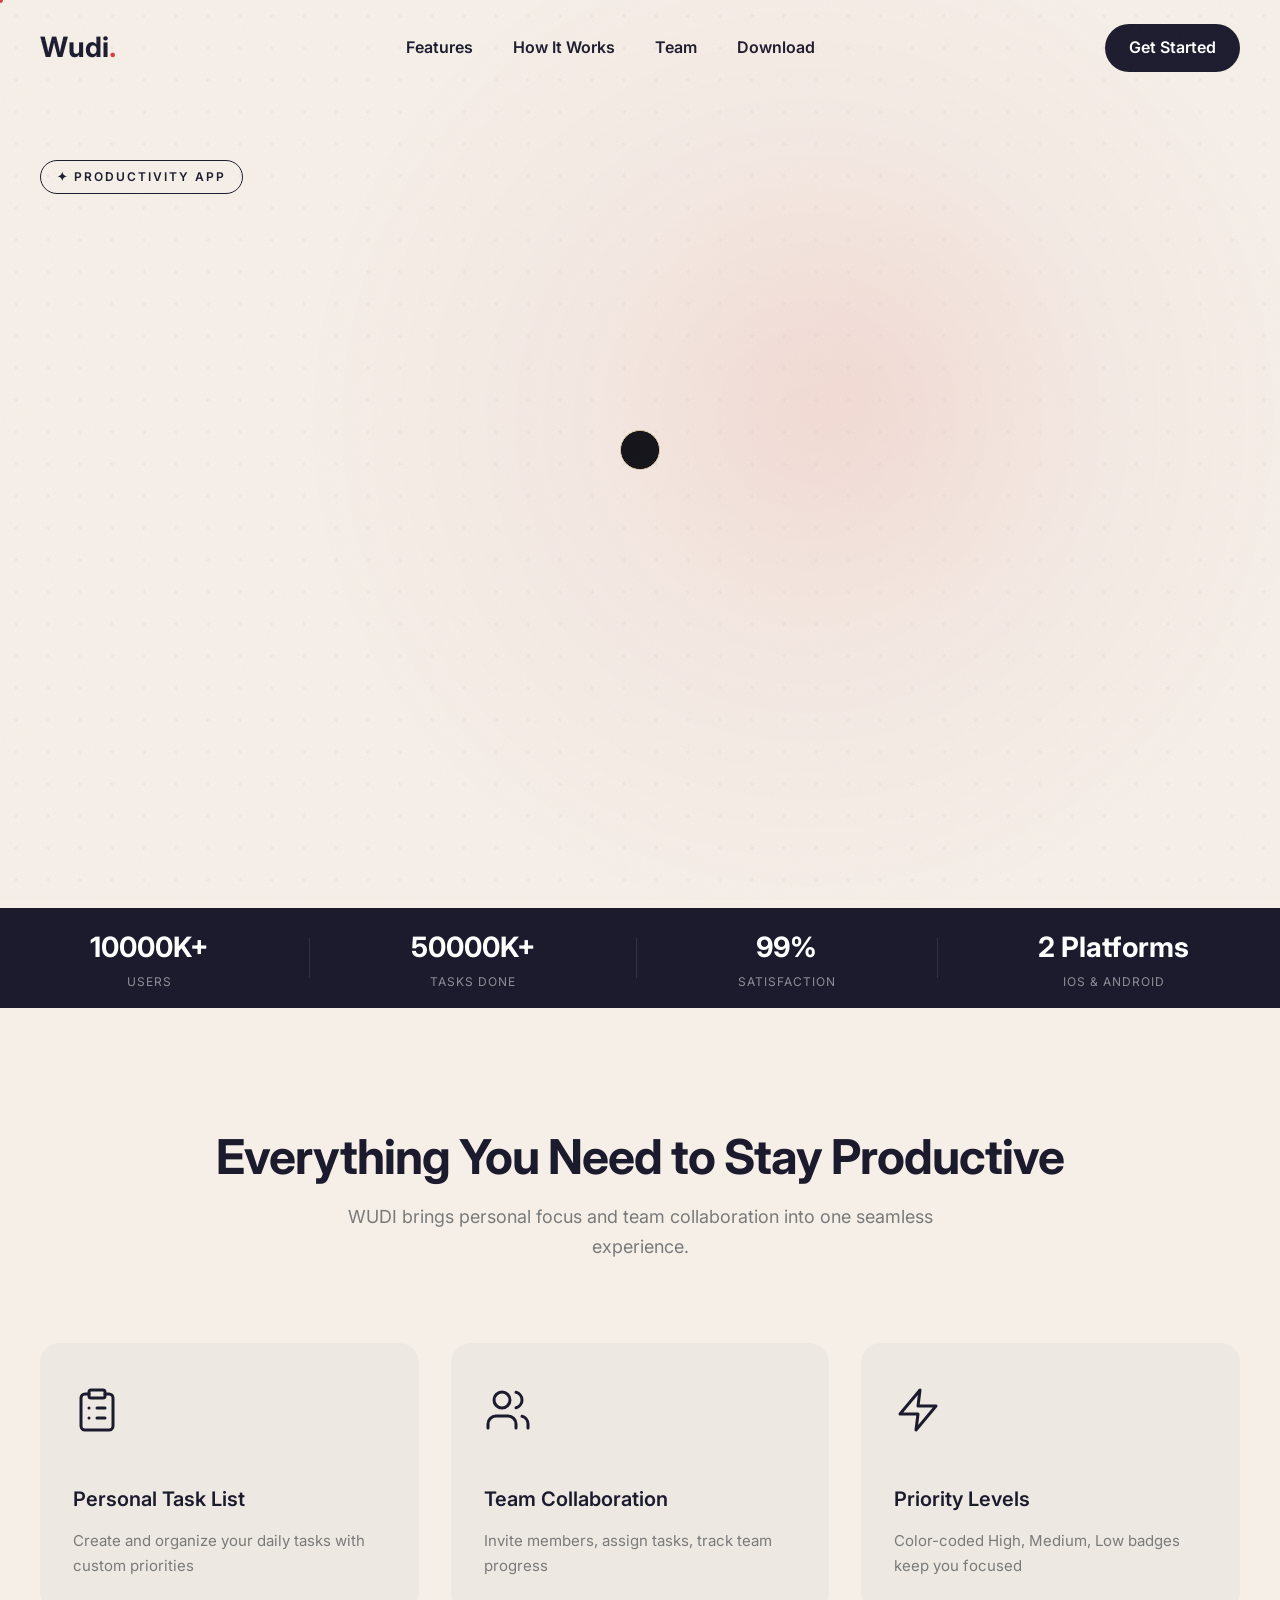
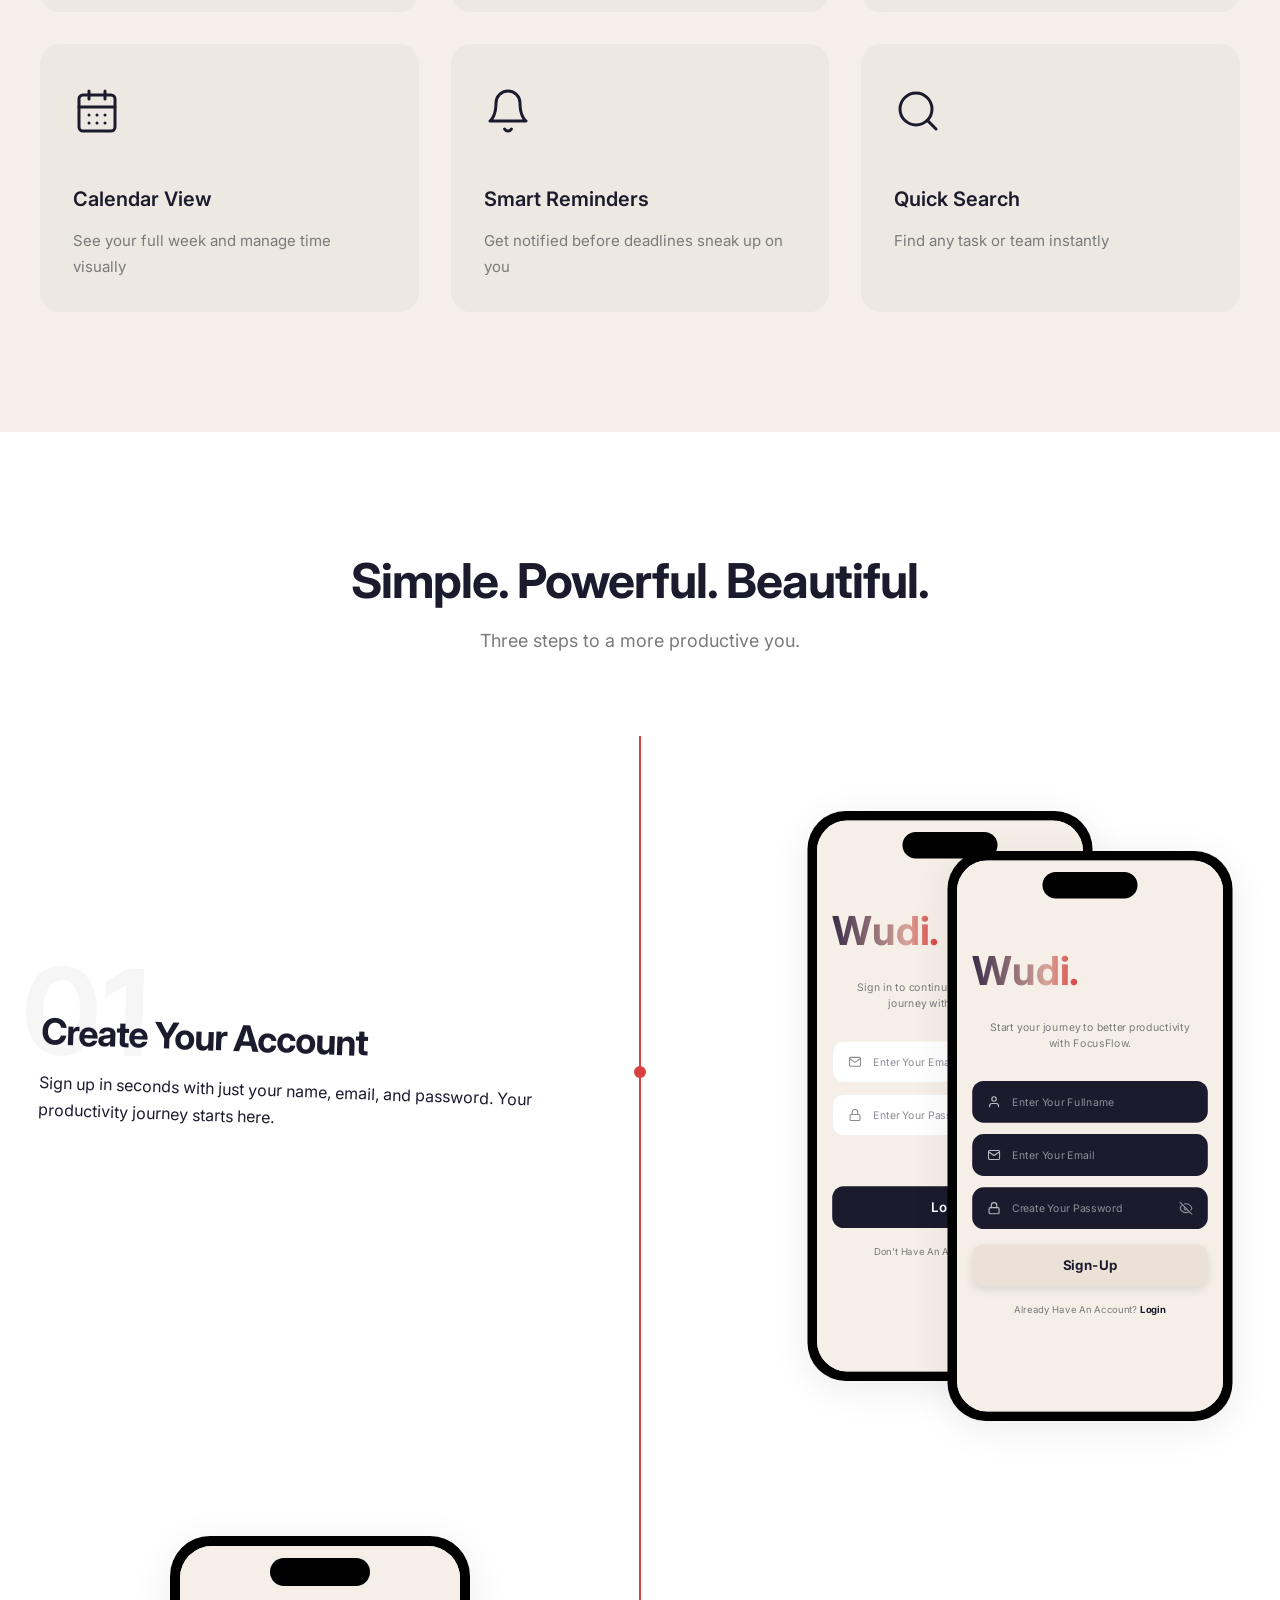
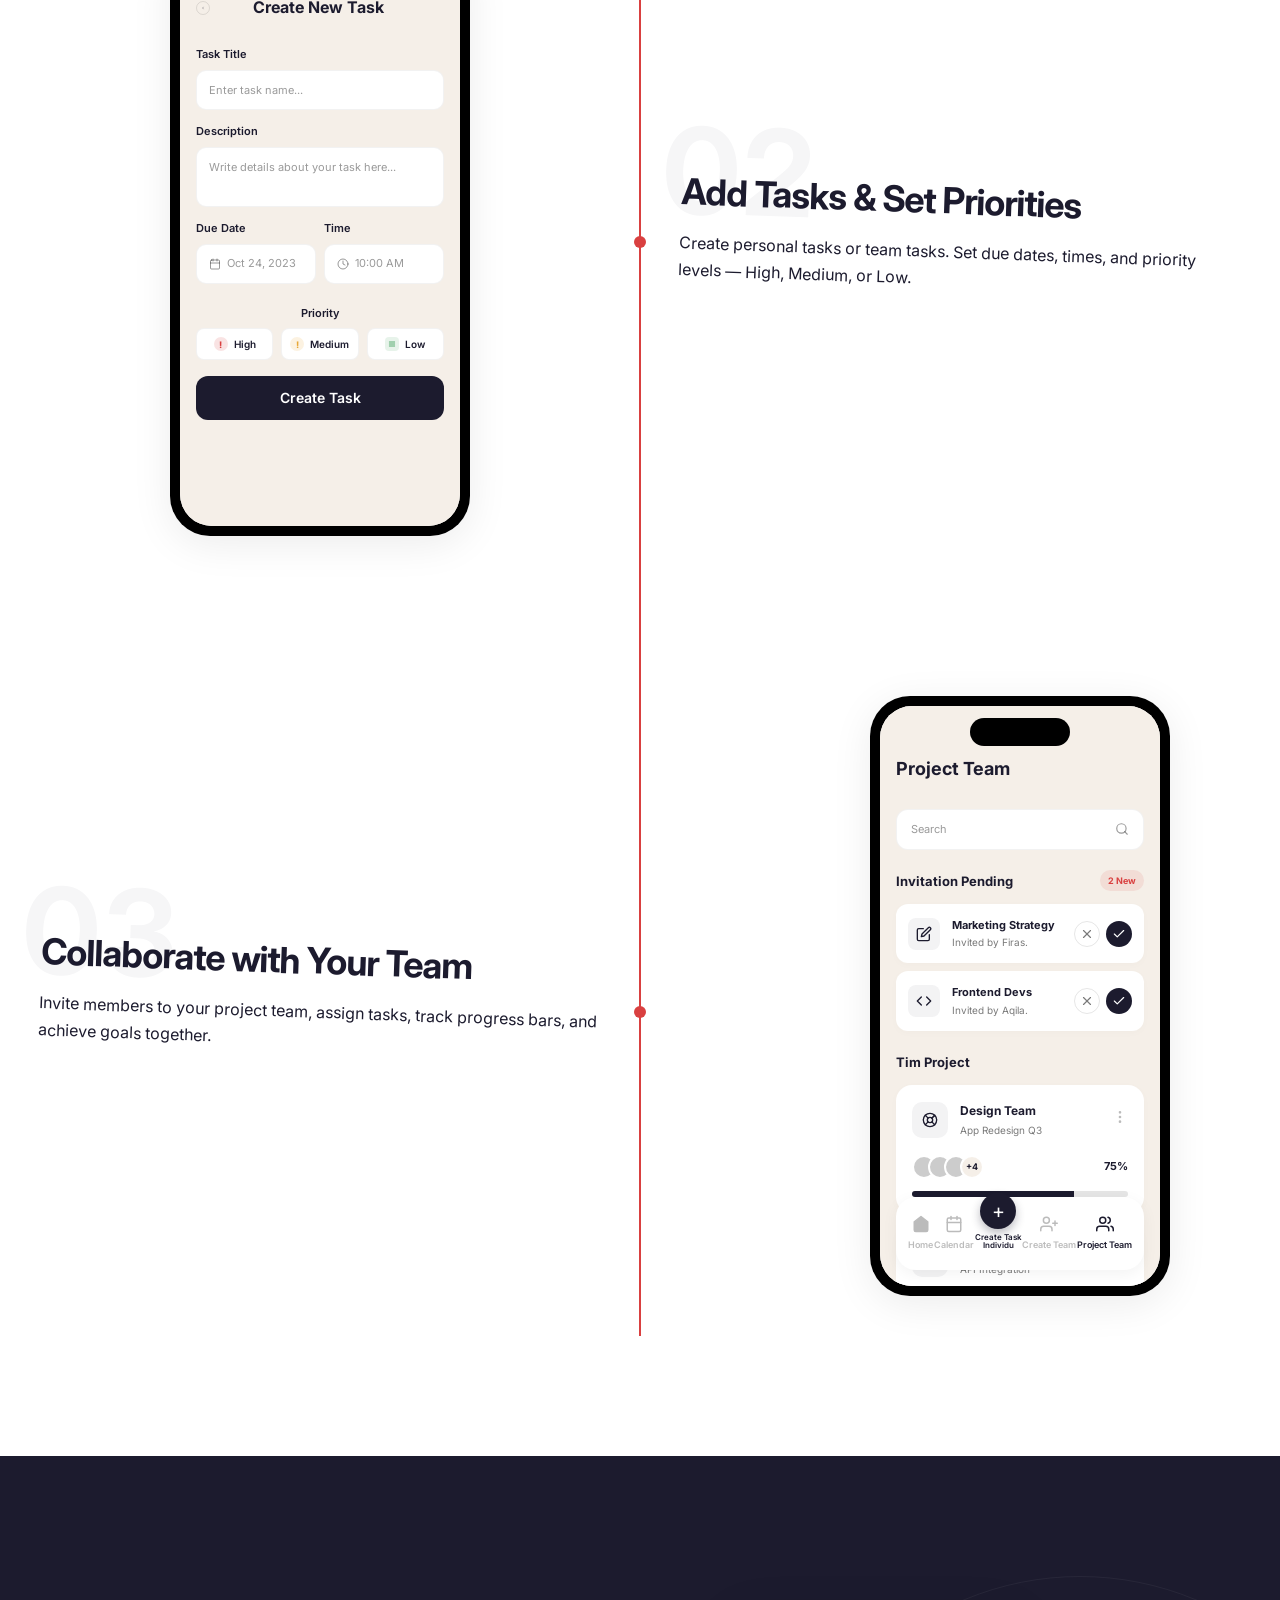
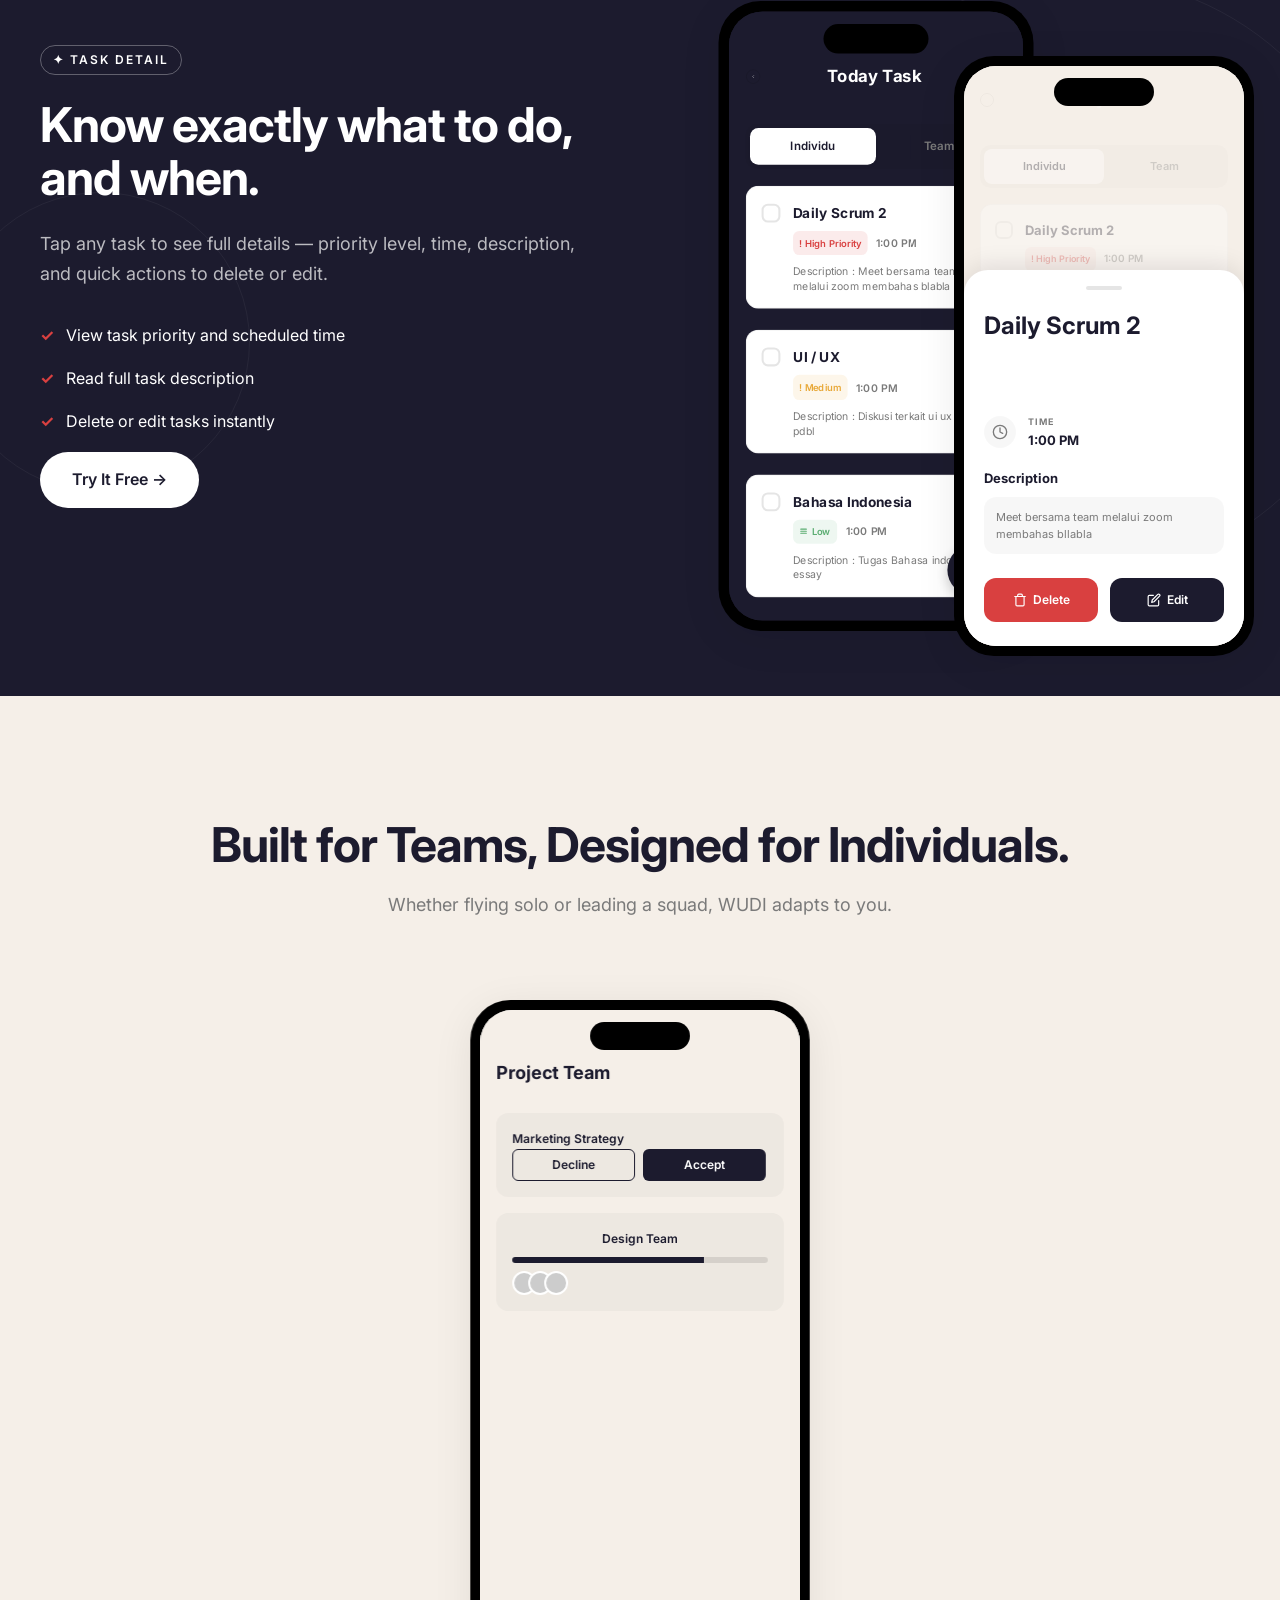
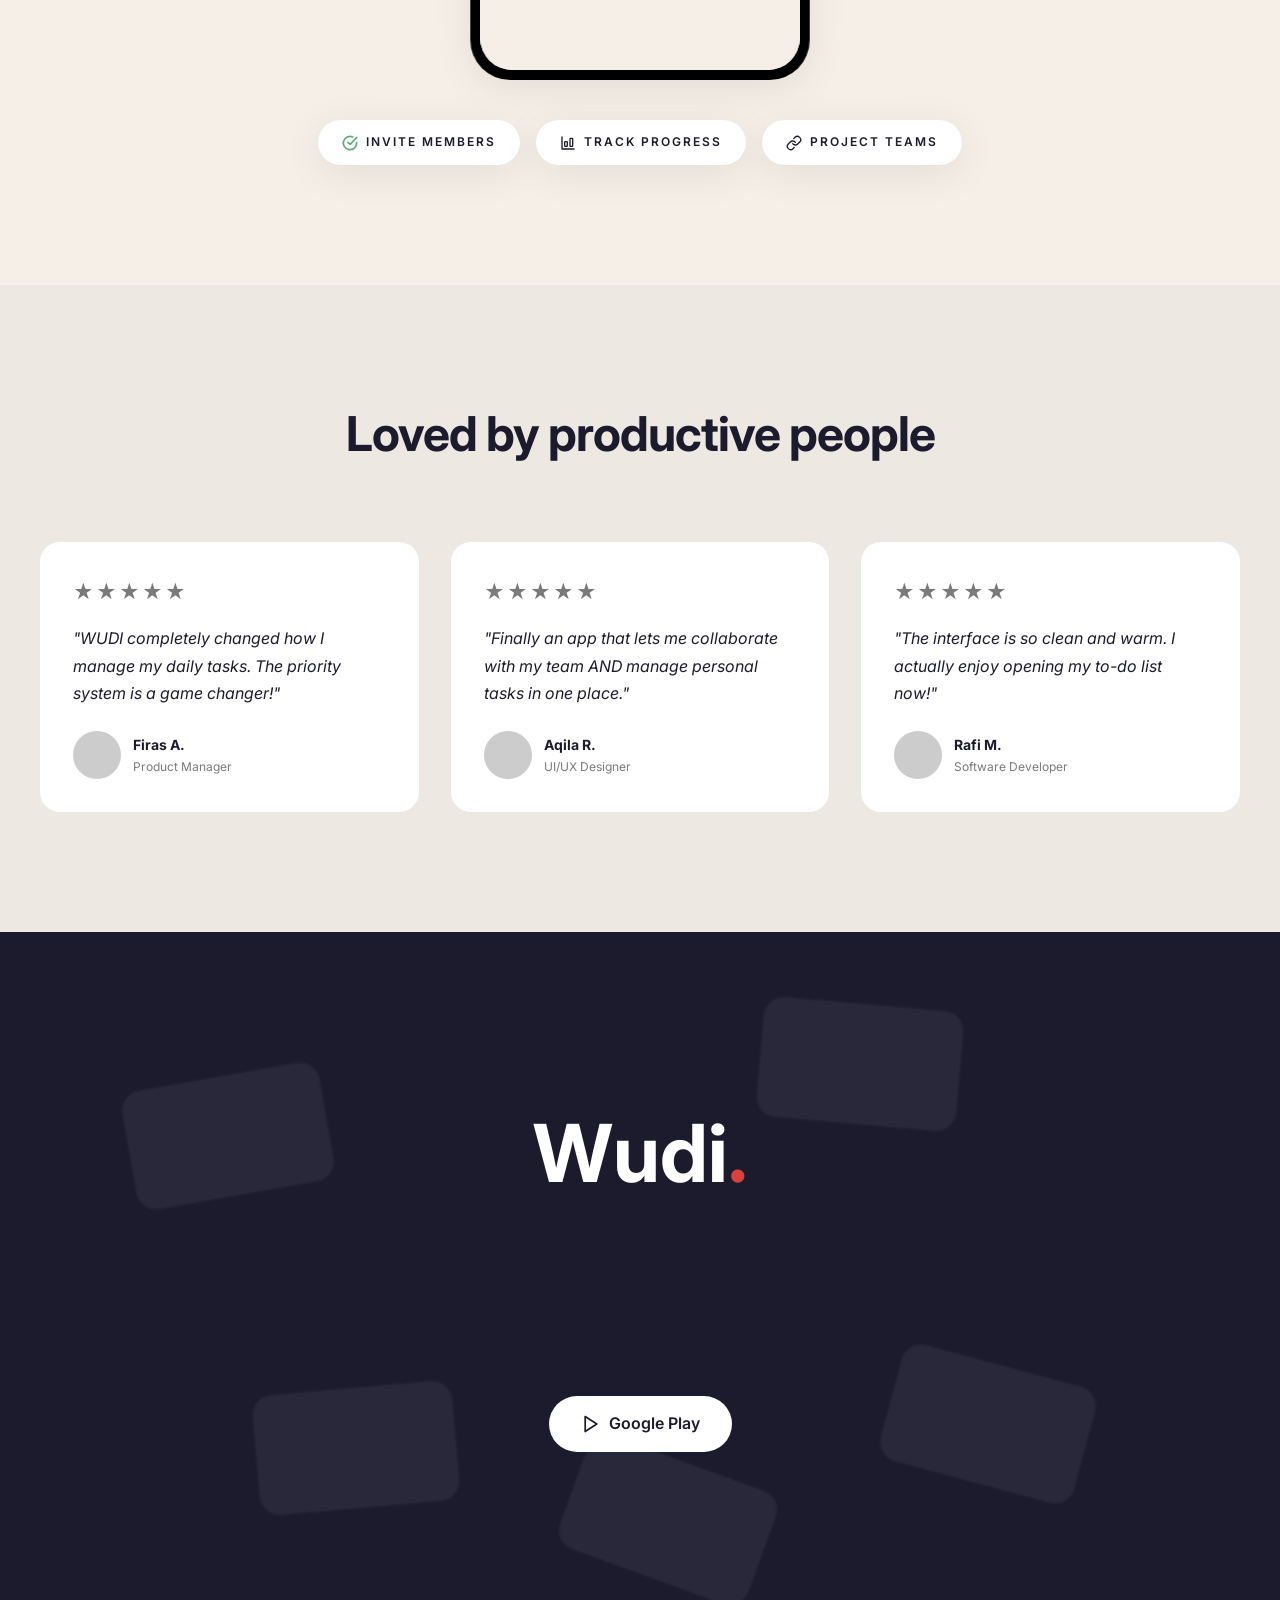
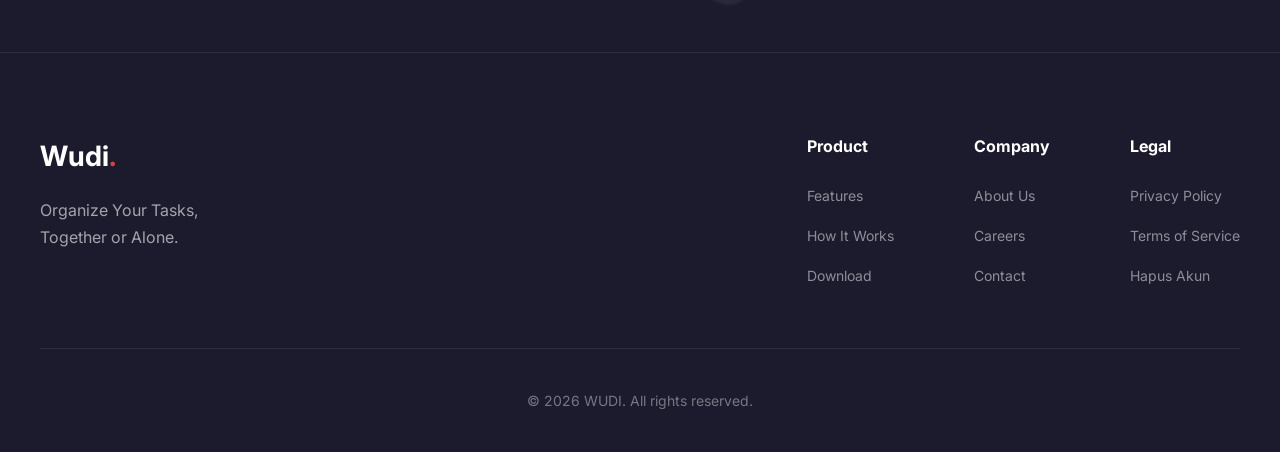
<file: index.html>
<!DOCTYPE html>
<html lang="en">

<head>
    <meta charset="UTF-8">
    <meta name="viewport" content="width=device-width, initial-scale=1.0">
    <title>Wudi. | Organize Your Tasks, Together or Alone.</title>
    <meta name="description"
        content="WUDI helps you manage daily tasks, set priorities, and collaborate with your team — all in one clean, simple app.">

    <!-- Google Fonts: Inter -->
    <link rel="preconnect" href="https://fonts.googleapis.com">
    <link rel="preconnect" href="https://fonts.gstatic.com" crossorigin>
    <link href="https://fonts.googleapis.com/css2?family=Inter:wght@400;600;700&display=swap" rel="stylesheet">

    <link rel="stylesheet" href="style.css">
    
    <!-- Favicon -->
    <link rel="icon" type="image/svg+xml" href="assets/favicon.svg">
</head>

<body>
    <!-- WUDI Loader Overlay -->
    <div id="wudi-loader">
        <style>
            #wudi-loader {
                --loader-bg: #1C1B2E;
                --loader-cream: #F5EFE8;
                --loader-red: #D94040;
                --loader-beige: #EDE8E1;
                --loader-gray: rgba(245,239,232,0.3);
                
                position: fixed;
                top: 0; left: 0; width: 100vw; height: 100vh;
                z-index: 99999;
                display: flex;
                flex-direction: column;
                align-items: center;
                justify-content: center;
                overflow: hidden;
                pointer-events: all;
            }
            
            /* Ambient background */
            #wudi-loader .loader-ambient {
                position: absolute; top: 0; left: 0; width: 100%; height: 100%;
                z-index: 1; pointer-events: none;
            }
            #wudi-loader .loader-noise {
                position: absolute; top: 0; left: 0; width: 100%; height: 100%;
                opacity: 0.03; pointer-events: none; mix-blend-mode: overlay;
            }
            #wudi-loader .loader-gradient {
                position: absolute; top: -20%; right: -10%; width: 1200px; height: 1200px;
                background: radial-gradient(circle, rgba(217,64,64,0.07) 0%, transparent 60%);
                border-radius: 50%;
                animation: loaderDrift 6s ease-in-out infinite alternate;
            }
            @keyframes loaderDrift {
                0% { transform: translate(0, 0); }
                33% { transform: translate(30px, -20px); }
                66% { transform: translate(-20px, 10px); }
                100% { transform: translate(0, 0); }
            }
            
            #wudi-loader .corner-accents {
                position: absolute; top: 40px; left: 40px; width: 60px; height: 60px;
                border-top: 1px solid rgba(245,239,232,0.06); border-left: 1px solid rgba(245,239,232,0.06);
            }
            #wudi-loader .corner-accents-br {
                position: absolute; bottom: 40px; right: 40px; width: 60px; height: 60px;
                border-bottom: 1px solid rgba(245,239,232,0.06); border-right: 1px solid rgba(245,239,232,0.06);
            }

            /* Split Panels */
            #wudi-loader .panel-top, #wudi-loader .panel-bottom {
                position: absolute; left: 0; width: 100%; height: 50vh;
                background: var(--loader-bg); z-index: 2;
                transition: transform 0.6s cubic-bezier(0.76, 0, 0.24, 1);
            }
            #wudi-loader .panel-top { top: 0; transform: translateY(-100%); }
            #wudi-loader .panel-bottom { bottom: 0; transform: translateY(100%); }
            
            /* Loader Content container */
            #wudi-loader .loader-content {
                position: relative; z-index: 10; display: flex; flex-direction: column; align-items: center;
                transition: transform 0.7s cubic-bezier(0.55, 0, 1, 0.45), opacity 0.7s cubic-bezier(0.55, 0, 1, 0.45), filter 0.7s ease;
            }
            
            /* Logo */
            #wudi-loader .loader-logo {
                display: flex; align-items: baseline; justify-content: center;
                font-family: 'Inter', sans-serif; font-weight: 800; font-size: 96px;
                letter-spacing: -4px; color: var(--loader-cream);
                transition: transform 0.6s ease-in-out;
            }
            @media (max-width: 768px) { #wudi-loader .loader-logo { font-size: 64px; } }
            
            #wudi-loader .logo-char {
                opacity: 0; transform: translateY(40px) scale(0.8); filter: blur(8px);
                transition: all 0.5s cubic-bezier(0.22, 1, 0.36, 1);
            }
            #wudi-loader .logo-dot {
                color: var(--loader-red); transform: scale(0); opacity: 0;
                transition: transform 0.4s cubic-bezier(0.34, 1.56, 0.64, 1), box-shadow 0.6s ease, opacity 0.1s;
                border-radius: 50%;
            }
            
            /* Tagline */
            #wudi-loader .loader-tagline {
                font-family: 'Inter', sans-serif; font-size: 14px; text-transform: uppercase;
                letter-spacing: 12px; color: rgba(245,239,232,0.5);
                margin-top: 8px; opacity: 0;
                transition: all 0.8s cubic-bezier(0.22, 1, 0.36, 1);
            }
            
            /* Progress Bar */
            #wudi-loader .loader-progress-wrap {
                margin-top: 32px; width: 180px; height: 1.5px;
                background: rgba(245,239,232,0.1); border-radius: 2px;
                position: relative; overflow: visible; opacity: 0;
                transition: opacity 0.2s ease;
            }
            @media (max-width: 768px) { #wudi-loader .loader-progress-wrap { width: 120px; } }
            #wudi-loader .loader-progress-fill {
                position: absolute; top: 0; left: 0; height: 100%; width: 0%;
                background: linear-gradient(90deg, var(--loader-red), var(--loader-cream));
                border-radius: 2px;
                transition: width 0.1s linear; /* updated by JS */
            }
            #wudi-loader .loader-progress-glow {
                position: absolute; top: 50%; right: 0; width: 2px; height: 2px;
                transform: translate(50%, -50%);
                box-shadow: 0 0 8px 2px rgba(217,64,64,0.8); border-radius: 50%;
            }
            #wudi-loader .loader-progress-glow-bg {
                position: absolute; top: 50%; left: 50%; transform: translate(-50%, -50%);
                width: 0; height: 0; background: radial-gradient(circle, rgba(217,64,64,0.15) 0%, transparent 70%);
                border-radius: 50%; opacity: 0; transition: width 0.3s ease, height 0.3s ease, opacity 0.3s ease;
                pointer-events: none;
            }
            
            /* Floating Task Cards */
            #wudi-loader .loader-card {
                position: absolute; background: rgba(237,232,225,0.06); border: 1px solid rgba(237,232,225,0.08);
                border-radius: 12px; opacity: 0; transition: opacity 0.8s ease, transform 0.7s ease;
                display: flex; flex-direction: column; justify-content: center; padding: 0 12px; gap: 4px;
            }
            #wudi-loader .loader-card .c-dot { width: 4px; height: 4px; background: var(--loader-red); border-radius: 50%; margin-bottom: 2px; }
            #wudi-loader .loader-card .c-line { height: 2px; background: rgba(245,239,232,0.15); border-radius: 1px; }
            #wudi-loader .loader-card .c-line.l1 { width: 60%; }
            #wudi-loader .loader-card .c-line.l2 { width: 40%; }
            
            #wudi-loader .lc-1 { width: 120px; height: 48px; top: 50%; left: 50%; margin: -120px 0 0 -180px; transform: rotate(-8deg); animation: lc1Float 3.5s ease-in-out infinite; }
            #wudi-loader .lc-2 { width: 100px; height: 40px; top: 50%; left: 50%; margin: 20px 0 0 140px; transform: rotate(5deg); animation: lc2Float 4s ease-in-out infinite; }
            #wudi-loader .lc-3 { width: 80px; height: 32px; top: 50%; left: 50%; margin: 90px 0 0 -100px; transform: rotate(-3deg); animation: lc3Float 5s ease-in-out infinite; }
            @media (max-width: 768px) { #wudi-loader .loader-card { display: none; } }
            
            @keyframes lc1Float { 0%, 100% { margin-top: -120px; } 50% { margin-top: -128px; } }
            @keyframes lc2Float { 0%, 100% { margin-top: 20px; } 50% { margin-top: 28px; } }
            @keyframes lc3Float { 0%, 100% { margin-top: 90px; } 50% { margin-top: 84px; } }
            
            /* Ripple Circles */
            #wudi-loader .loader-ripple {
                position: absolute; top: 50%; left: 50%; transform: translate(-50%, -50%);
                border-radius: 50%; pointer-events: none; opacity: 0; width: 0; height: 0;
            }
            
            /* Flash */
            #wudi-loader .loader-flash {
                position: absolute; top: 0; left: 0; width: 100%; height: 100%;
                background: #fff; z-index: 20; pointer-events: none; opacity: 0;
                transition: opacity 0.25s ease;
            }
            
            /* Reduced Motion */
            @media (prefers-reduced-motion: reduce) {
                #wudi-loader .logo-char, #wudi-loader .logo-dot, #wudi-loader .loader-tagline, 
                #wudi-loader .loader-progress-wrap, #wudi-loader .loader-content, 
                #wudi-loader .panel-top, #wudi-loader .panel-bottom {
                    transition: opacity 0.5s ease !important;
                    transform: none !important; filter: none !important;
                }
                #wudi-loader .loader-gradient, #wudi-loader .loader-card, #wudi-loader .loader-ripple, #wudi-loader .loader-flash {
                    display: none !important;
                }
            }
        </style>

        <div class="loader-ambient">
            <svg class="loader-noise" xmlns="http://www.w3.org/2000/svg">
                <filter id="noiseFilter"><feTurbulence type="fractalNoise" baseFrequency="0.8" numOctaves="3" stitchTiles="stitch"/></filter>
                <rect width="100%" height="100%" filter="url(#noiseFilter)" />
            </svg>
            <div class="loader-gradient"></div>
            <div class="corner-accents"></div>
            <div class="corner-accents-br"></div>
        </div>

        <div class="panel-top" id="wl-pt"></div>
        <div class="panel-bottom" id="wl-pb"></div>

        <div class="loader-ripple" id="wl-r1"></div>
        <div class="loader-ripple" id="wl-r2"></div>
        <div class="loader-ripple" id="wl-r3"></div>
        
        <div class="loader-card lc-1"><div class="c-dot"></div><div class="c-line l1"></div><div class="c-line l2"></div></div>
        <div class="loader-card lc-2"><div class="c-dot"></div><div class="c-line l1"></div><div class="c-line l2"></div></div>
        <div class="loader-card lc-3"><div class="c-dot"></div><div class="c-line l1"></div><div class="c-line l2"></div></div>

        <div class="loader-content" id="wl-content">
            <div class="loader-logo" id="wl-logo">
                <span class="logo-char" id="wl-c1">W</span>
                <span class="logo-char" id="wl-c2">u</span>
                <span class="logo-char" id="wl-c3">d</span>
                <span class="logo-char" id="wl-c4">i</span>
                <span class="logo-dot" id="wl-dot">.</span>
            </div>
            <div class="loader-tagline" id="wl-tag">What U Do It</div>
            <div class="loader-progress-wrap" id="wl-pwrap">
                <div class="loader-progress-fill" id="wl-pfill">
                    <div class="loader-progress-glow"></div>
                </div>
                <div class="loader-progress-glow-bg" id="wl-pglow"></div>
            </div>
        </div>
        
        <div class="loader-flash" id="wl-flash"></div>

        <script>
            (function() {
                const isReduced = window.matchMedia('(prefers-reduced-motion: reduce)').matches;
                const isVisited = sessionStorage.getItem('wudi-visited') === 'true';
                
                const loader = document.getElementById('wudi-loader');
                const pTop = document.getElementById('wl-pt');
                const pBot = document.getElementById('wl-pb');
                const content = document.getElementById('wl-content');
                const chars = [document.getElementById('wl-c1'), document.getElementById('wl-c2'), document.getElementById('wl-c3'), document.getElementById('wl-c4')];
                const dot = document.getElementById('wl-dot');
                const logo = document.getElementById('wl-logo');
                const tag = document.getElementById('wl-tag');
                const pwrap = document.getElementById('wl-pwrap');
                const pfill = document.getElementById('wl-pfill');
                const pglow = document.getElementById('wl-pglow');
                const flash = document.getElementById('wl-flash');
                const cards = document.querySelectorAll('#wudi-loader .loader-card');
                const ripples = [document.getElementById('wl-r1'), document.getElementById('wl-r2'), document.getElementById('wl-r3')];
                
                document.body.style.overflow = 'hidden'; // lock scroll
                
                const t = (fn, delay) => setTimeout(fn, delay);
                
                function endSequence() {
                    t(() => {
                        loader.style.pointerEvents = 'none';
                        loader.style.display = 'none';
                        document.body.style.overflow = '';
                        document.body.classList.add('wudi-loaded');
                        sessionStorage.setItem('wudi-visited', 'true');
                        document.body.dispatchEvent(new Event('wudi-loaded-event'));
                    }, 3200);
                }

                if (isReduced || isVisited) {
                    // Quick entrance
                    t(() => { pTop.style.transform = 'translateY(0)'; pBot.style.transform = 'translateY(0)'; }, 0);
                    t(() => { 
                        chars.forEach(c => { c.style.opacity = '1'; c.style.transform = 'translateY(0) scale(1)'; c.style.filter = 'blur(0)'; });
                        dot.style.opacity = '1'; dot.style.transform = 'scale(1)'; 
                    }, 100);
                    
                    // Quick exit
                    t(() => { content.style.opacity = '0'; }, 800);
                    t(() => { pTop.style.transform = 'translateY(-100%)'; pBot.style.transform = 'translateY(100%)'; }, 900);
                    
                    t(() => {
                        loader.style.pointerEvents = 'none';
                        loader.style.display = 'none';
                        document.body.style.overflow = '';
                        document.body.classList.add('wudi-loaded');
                        sessionStorage.setItem('wudi-visited', 'true');
                        document.body.dispatchEvent(new Event('wudi-loaded-event'));
                    }, 1500);
                    return;
                }
                
                // PHASE 1: BACKGROUND REVEAL
                t(() => { pTop.style.transform = 'translateY(0)'; pBot.style.transform = 'translateY(0)'; }, 0);
                
                // PHASE 2: LOGO BUILD
                chars.forEach((c, i) => {
                    t(() => { c.style.opacity = '1'; c.style.transform = 'translateY(0) scale(1)'; c.style.filter = 'blur(0)'; }, 400 + i * 120);
                });
                
                t(() => { 
                    dot.style.opacity = '1'; 
                    dot.style.transform = 'scale(1.4)';
                    dot.style.boxShadow = '0 0 20px rgba(217,64,64,0.6)';
                    t(() => { dot.style.transform = 'scale(1)'; }, 150);
                    t(() => { dot.style.boxShadow = '0 0 0px transparent'; }, 600);
                }, 900);
                
                t(() => { logo.style.transform = 'scale(1.03)'; t(() => { logo.style.transform = 'scale(1)'; }, 300); }, 1050);
                
                // PHASE 3: TAGLINE & PROGRESS
                t(() => { tag.style.opacity = '1'; tag.style.letterSpacing = '5px'; }, 1100);
                
                t(() => { 
                    pwrap.style.opacity = '1';
                    
                    // Progress Fill Animation
                    let start = performance.now();
                    function step(now) {
                        let elapsed = now - start;
                        if (elapsed > 900) { pfill.style.width = '100%'; return; }
                        
                        let progress = 0;
                        if (elapsed <= 300) progress = (elapsed / 300) * 30; // fast ease-out conceptually
                        else if (elapsed <= 700) progress = 30 + ((elapsed - 300) / 400) * 45; // medium linear
                        else progress = 75 + ((elapsed - 700) / 200) * 20; // slow ease-in conceptually
                        
                        pfill.style.width = `${progress}%`;
                        requestAnimationFrame(step);
                    }
                    requestAnimationFrame(step);
                }, 1300);
                
                t(() => { cards.forEach(c => { c.style.opacity = '0.6'; }); }, 1400);
                
                // PHASE 4: COMPLETION PULSE
                t(() => {
                    pwrap.style.opacity = '0';
                    pglow.style.width = '160px'; pglow.style.height = '160px'; pglow.style.opacity = '1';
                    t(() => { pglow.style.opacity = '0'; }, 300);
                    
                    tag.style.opacity = '0'; tag.style.transform = 'translateY(-10px)';
                    
                    logo.style.transform = 'scale(1.08)'; 
                    dot.style.filter = 'brightness(1.5)';
                    t(() => { logo.style.transform = 'scale(0.95)'; }, 200);
                    t(() => { logo.style.transform = 'scale(1)'; dot.style.filter = 'brightness(1)'; }, 400);
                }, 2200);
                
                t(() => {
                    ripples.forEach((r, i) => {
                        t(() => {
                            r.style.opacity = '0.8';
                            r.style.border = `1px solid rgba(245,239,232,${[0.25, 0.15, 0.08][i]})`;
                            r.style.transition = 'width 0.7s ease-out, height 0.7s ease-out, opacity 0.7s ease-out';
                            r.style.width = '300px'; r.style.height = '300px'; r.style.opacity = '0';
                        }, i * 60);
                    });
                }, 2300);
                
                // PHASE 5: EXIT SEQUENCE
                t(() => {
                    content.style.transform = 'scale(8)';
                    content.style.filter = 'blur(20px)';
                    content.style.opacity = '0';
                    cards.forEach(c => { c.style.opacity = '0'; c.style.transform = 'translateY(-20px)'; });
                }, 2600);
                
                t(() => {
                    pTop.style.transform = 'translateY(-100%)';
                    pBot.style.transform = 'translateY(100%)';
                    
                    t(() => { flash.style.opacity = '0.15'; t(() => { flash.style.opacity = '0'; }, 250); }, 60);
                }, 2700);
                
                endSequence();
                
            })();
        </script>
    </div>

    <!-- Custom Cursor -->
    <div class="cursor-trail-container" id="cursor-trail-container"></div>
    <div class="cursor-outer" id="cursor-outer"><span class="cursor-text">Click</span></div>
    <div class="cursor-inner" id="cursor-inner"></div>

    <!-- Section 1: Sticky Nav -->
    <nav class="navbar" id="navbar">
        <div class="nav-content">
            <div class="logo">Wudi<span>.</span></div>
            <div class="nav-links">
                <a href="#features" class="nav-link">Features</a>
                <a href="#how-it-works" class="nav-link">How It Works</a>
                <a href="#team" class="nav-link">Team</a>
                <a href="#download" class="nav-link">Download</a>
            </div>
            <a href="#download" class="btn btn-dark nav-btn">Get Started</a>
        </div>
    </nav>

    <!-- Section 2: Hero Section -->
    <section class="hero" id="hero">
        <div class="hero-bg-blob"></div>
        <div class="hero-bg-dots"></div>

        <div class="hero-content">
            <div class="hero-left">
                <div class="badge animate-on-load delay-1">✦ Productivity App</div>
                <h1 class="hero-title">
                    <div class="line-wrap"><span class="line animate-clip delay-2">Organize Your Tasks,</span></div>
                    <div class="line-wrap"><span class="line animate-clip delay-3">Together or <span
                                class="hover-color-pulse">Alone.</span></span></div>
                </h1>
                <p class="hero-sub animate-fade delay-4">
                    WUDI helps you manage daily tasks, set priorities, and collaborate with your team — all in one
                    clean, simple app.
                </p>
                <div class="hero-actions animate-fade-up delay-5">
                    <a href="#download" class="btn btn-dark btn-lg hover-arrow-btn">
                        Download App <span class="arrow-icon">→</span>
                    </a>
                    <a href="#how-it-works" class="btn btn-outline btn-lg slide-fill-btn">
                        See How It Works <span class="arrow-slide">→</span>
                    </a>
                </div>
                <div class="social-proof animate-fade delay-6">
                    <svg xmlns="http://www.w3.org/2000/svg" width="16" height="16" viewBox="0 0 24 24" fill="#E8A838"
                        stroke="#E8A838" stroke-width="2" stroke-linecap="round" stroke-linejoin="round"
                        style="margin-right:4px; vertical-align: text-bottom;">
                        <polygon
                            points="12 2 15.09 8.26 22 9.27 17 14.14 18.18 21.02 12 17.77 5.82 21.02 7 14.14 2 9.27 8.91 8.26 12 2" />
                    </svg> Trusted by 10,000+ productive users
                </div>
            </div>

            <div class="hero-right">
                <!-- Parallax Wrapper -->
                <div class="hero-parallax parallax-phone">
                    <!-- Phone Mockup Container -->
                    <div class="phone-mockup animate-phone delay-p" id="hero-phone">
                        <div class="phone-bezel">
                            <div class="dynamic-island"></div>

                            <!-- WUDI Home Screen Content -->
                            <div class="screen-content bg-cream">
                                <div class="screen-header">
                                    <div class="greeting">Hello, Firas!</div>
                                    <div class="avatar"></div>
                                </div>

                                <div class="calendar-strip">
                                    <div class="cal-day active"><span>Mon</span><strong>12</strong></div>
                                    <div class="cal-day"><span>Tue</span><strong>13</strong></div>
                                    <div class="cal-day"><span>Wed</span><strong>14</strong></div>
                                    <div class="cal-day"><span>Thu</span><strong>15</strong></div>
                                    <div class="cal-day"><span>Fri</span><strong>16</strong></div>
                                </div>

                                <div class="section-title">Focus Today</div>
                                <div class="focus-card">
                                    <div class="priority-badge high">! High Priority</div>
                                    <div class="task-name">Finalisasi UI/UX</div>
                                    <div class="task-time">13:00 - 14:00 PM</div>
                                </div>

                                <div class="section-title mt-4">Today Task</div>
                                <div class="task-list">
                                    <div class="task-item">
                                        <div class="checkbox"></div>
                                        <div class="t-info">
                                            <div class="t-name">Daily Scrum 1</div>
                                            <div class="t-time">1:00 PM</div>
                                        </div>
                                        <div class="priority-badge-sm high">! High</div>
                                    </div>
                                    <div class="task-item">
                                        <div class="checkbox"></div>
                                        <div class="t-info">
                                            <div class="t-name">Meeting Client</div>
                                            <div class="t-time">3:00 PM</div>
                                        </div>
                                        <div class="priority-badge-sm med">! Med</div>
                                    </div>
                                </div>

                                <div class="fab-btn">+</div>
                                <div class="bottom-nav">
                                    <div class="nav-item active">Home</div>
                                    <div class="nav-item">Calendar</div>
                                    <div class="nav-item">Teams</div>
                                </div>
                            </div>
                        </div>
                    </div>

                    <!-- Floating Elements -->
                    <div class="floating-card card-1 delay-f1">
                        <div class="f-icon"><svg xmlns="http://www.w3.org/2000/svg" width="20" height="20"
                                viewBox="0 0 24 24" fill="none" stroke="currentColor" stroke-width="2.5"
                                stroke-linecap="round" stroke-linejoin="round">
                                <path d="M22 11.08V12a10 10 0 1 1-5.93-9.14" />
                                <polyline points="22 4 12 14.01 9 11.01" />
                            </svg></div>
                        <div class="f-text">Daily Scrum 2</div>
                        <div class="f-badge"><svg xmlns="http://www.w3.org/2000/svg" width="10" height="10"
                                viewBox="0 0 24 24" fill="currentColor" stroke="currentColor" stroke-width="2"
                                stroke-linecap="round" stroke-linejoin="round"
                                style="margin-right: 4px; vertical-align: middle;">
                                <circle cx="12" cy="12" r="10" />
                            </svg> High Priority</div>
                    </div>
                    <div class="floating-card card-2 delay-f2">
                        <div class="f-icon"><svg xmlns="http://www.w3.org/2000/svg" width="20" height="20"
                                viewBox="0 0 24 24" fill="none" stroke="currentColor" stroke-width="2"
                                stroke-linecap="round" stroke-linejoin="round">
                                <rect width="18" height="18" x="3" y="4" rx="2" ry="2" />
                                <line x1="16" x2="16" y1="2" y2="6" />
                                <line x1="8" x2="8" y1="2" y2="6" />
                                <line x1="3" x2="21" y1="10" y2="10" />
                                <path d="M8 14h.01" />
                                <path d="M12 14h.01" />
                                <path d="M16 14h.01" />
                                <path d="M8 18h.01" />
                                <path d="M12 18h.01" />
                                <path d="M16 18h.01" />
                            </svg></div>
                        <div class="f-text">Focus Today<br><span>13:00–14:00 PM</span></div>
                    </div>
                </div>
            </div>
        </div>
    </section>

    <!-- Section 3: Stats Bar -->
    <section class="stats-bar scroll-trigger">
        <div class="stat-item">
            <div class="stat-num" data-target="10000" data-suffix="K+">0</div>
            <div class="stat-label">Users</div>
        </div>
        <div class="stat-divider"></div>
        <div class="stat-item">
            <div class="stat-num" data-target="50000" data-suffix="K+">0</div>
            <div class="stat-label">Tasks Done</div>
        </div>
        <div class="stat-divider"></div>
        <div class="stat-item">
            <div class="stat-num" data-target="99" data-suffix="%">0</div>
            <div class="stat-label">Satisfaction</div>
        </div>
        <div class="stat-divider"></div>
        <div class="stat-item">
            <div class="stat-num" data-target="2" data-suffix=" Platforms">0</div>
            <div class="stat-label">iOS & Android</div>
        </div>
    </section>

    <!-- Section 4: Features Grid -->
    <section class="features" id="features">
        <div class="section-header scroll-trigger">
            <h2 class="h2-title clip-reveal">Everything You Need to Stay Productive</h2>
            <p class="sub-title fade-up">WUDI brings personal focus and team collaboration into one seamless experience.
            </p>
        </div>

        <div class="features-grid">
            <!-- Card 1 -->
            <div class="feature-card scroll-trigger-stagger">
                <div class="f-icon-lg">
                    <svg xmlns="http://www.w3.org/2000/svg" width="48" height="48" viewBox="0 0 24 24" fill="none"
                        stroke="currentColor" stroke-width="1.5" stroke-linecap="round" stroke-linejoin="round">
                        <rect width="8" height="4" x="8" y="2" rx="1" ry="1" />
                        <path d="M16 4h2a2 2 0 0 1 2 2v14a2 2 0 0 1-2 2H6a2 2 0 0 1-2-2V6a2 2 0 0 1 2-2h2" />
                        <path d="M12 11h4" />
                        <path d="M12 16h4" />
                        <path d="M8 11h.01" />
                        <path d="M8 16h.01" />
                    </svg>
                </div>
                <h3>Personal Task List</h3>
                <p>Create and organize your daily tasks with custom priorities</p>
            </div>
            <!-- Card 2 -->
            <div class="feature-card scroll-trigger-stagger">
                <div class="f-icon-lg">
                    <svg xmlns="http://www.w3.org/2000/svg" width="48" height="48" viewBox="0 0 24 24" fill="none"
                        stroke="currentColor" stroke-width="1.5" stroke-linecap="round" stroke-linejoin="round">
                        <path d="M16 21v-2a4 4 0 0 0-4-4H6a4 4 0 0 0-4 4v2" />
                        <circle cx="9" cy="7" r="4" />
                        <path d="M22 21v-2a4 4 0 0 0-3-3.87" />
                        <path d="M16 3.13a4 4 0 0 1 0 7.75" />
                    </svg>
                </div>
                <h3>Team Collaboration</h3>
                <p>Invite members, assign tasks, track team progress</p>
            </div>
            <!-- Card 3 -->
            <div class="feature-card scroll-trigger-stagger">
                <div class="f-icon-lg">
                    <svg xmlns="http://www.w3.org/2000/svg" width="48" height="48" viewBox="0 0 24 24" fill="none"
                        stroke="currentColor" stroke-width="1.5" stroke-linecap="round" stroke-linejoin="round">
                        <path d="M13 2L3 14h9l-1 8 10-12h-9l1-8z" />
                    </svg>
                </div>
                <h3>Priority Levels</h3>
                <p>Color-coded High, Medium, Low badges keep you focused</p>
            </div>
            <!-- Card 4 -->
            <div class="feature-card scroll-trigger-stagger">
                <div class="f-icon-lg">
                    <svg xmlns="http://www.w3.org/2000/svg" width="48" height="48" viewBox="0 0 24 24" fill="none"
                        stroke="currentColor" stroke-width="1.5" stroke-linecap="round" stroke-linejoin="round">
                        <rect width="18" height="18" x="3" y="4" rx="2" ry="2" />
                        <line x1="16" x2="16" y1="2" y2="6" />
                        <line x1="8" x2="8" y1="2" y2="6" />
                        <line x1="3" x2="21" y1="10" y2="10" />
                        <path d="M8 14h.01" />
                        <path d="M12 14h.01" />
                        <path d="M16 14h.01" />
                        <path d="M8 18h.01" />
                        <path d="M12 18h.01" />
                        <path d="M16 18h.01" />
                    </svg>
                </div>
                <h3>Calendar View</h3>
                <p>See your full week and manage time visually</p>
            </div>
            <!-- Card 5 -->
            <div class="feature-card scroll-trigger-stagger">
                <div class="f-icon-lg">
                    <svg xmlns="http://www.w3.org/2000/svg" width="48" height="48" viewBox="0 0 24 24" fill="none"
                        stroke="currentColor" stroke-width="1.5" stroke-linecap="round" stroke-linejoin="round">
                        <path d="M6 8a6 6 0 0 1 12 0c0 7 3 9 3 9H3s3-2 3-9" />
                        <path d="M10.3 21a1.94 1.94 0 0 0 3.4 0" />
                    </svg>
                </div>
                <h3>Smart Reminders</h3>
                <p>Get notified before deadlines sneak up on you</p>
            </div>
            <!-- Card 6 -->
            <div class="feature-card scroll-trigger-stagger">
                <div class="f-icon-lg">
                    <svg xmlns="http://www.w3.org/2000/svg" width="48" height="48" viewBox="0 0 24 24" fill="none"
                        stroke="currentColor" stroke-width="1.5" stroke-linecap="round" stroke-linejoin="round">
                        <circle cx="11" cy="11" r="8" />
                        <path d="m21 21-4.3-4.3" />
                    </svg>
                </div>
                <h3>Quick Search</h3>
                <p>Find any task or team instantly</p>
            </div>
        </div>
    </section>

    <!-- Section 5: How It Works (Zigzag) -->
    <section class="how-it-works" id="how-it-works">
        <div class="section-header scroll-trigger">
            <h2 class="h2-title clip-reveal">Simple. Powerful. Beautiful.</h2>
            <p class="sub-title fade-up">Three steps to a more productive you.</p>
        </div>

        <div class="steps-container">
            <!-- Vertical Line -->
            <div class="progress-line-container">
                <div class="progress-line" id="progress-line"></div>
                <div class="progress-node node-1"></div>
                <div class="progress-node node-2"></div>
                <div class="progress-node node-3"></div>
            </div>

            <!-- Step 1 -->
            <div class="step-row" id="step-1">
                <div class="step-text scroll-left">
                    <div class="step-number">01</div>
                    <h2>Create Your Account</h2>
                    <p>Sign up in seconds with just your name, email, and password. Your productivity journey starts
                        here.</p>
                </div>
                <div class="step-phone scroll-right">
                    <div class="auth-phone-group">
                        <div class="phone-mockup phone-left parallax-sm">
                            <div class="phone-bezel">
                                <div class="dynamic-island"></div>
                                <div class="screen-content bg-cream" style="padding-top: 20px;">
                                    <div class="auth-logo gradient-logo">Wudi<span class="dot" style="color:var(--accent-red)">.</span></div>
                                    <p class="auth-sub">Sign in to continue your productivity<br>journey with FocusFlow.</p>

                                    <div class="auth-inputs">
                                        <div class="auth-input light">
                                            <svg xmlns="http://www.w3.org/2000/svg" width="16" height="16" viewBox="0 0 24 24" fill="none" stroke="currentColor" stroke-width="2" stroke-linecap="round" stroke-linejoin="round"><path d="M4 4h16c1.1 0 2 .9 2 2v12c0 1.1-.9 2-2 2H4c-1.1 0-2-.9-2-2V6c0-1.1.9-2 2-2z"></path><polyline points="22,6 12,13 2,6"></polyline></svg>
                                            <span class="placeholder">Enter Your Email</span>
                                        </div>
                                        <div class="auth-input light">
                                            <svg xmlns="http://www.w3.org/2000/svg" width="16" height="16" viewBox="0 0 24 24" fill="none" stroke="currentColor" stroke-width="2" stroke-linecap="round" stroke-linejoin="round"><rect x="3" y="11" width="18" height="11" rx="2" ry="2"></rect><path d="M7 11V7a5 5 0 0 1 10 0v4"></path></svg>
                                            <span class="placeholder">Enter Your Password</span>
                                            <svg xmlns="http://www.w3.org/2000/svg" width="14" height="14" viewBox="0 0 24 24" fill="none" stroke="currentColor" stroke-width="2" stroke-linecap="round" stroke-linejoin="round" style="margin-left:auto; opacity:0.5;"><path d="M17.94 17.94A10.07 10.07 0 0 1 12 20c-7 0-11-8-11-8a18.45 18.45 0 0 1 5.06-5.94M9.9 4.24A9.12 9.12 0 0 1 12 4c7 0 11 8 11 8a18.5 18.5 0 0 1-2.16 3.19m-6.72-1.07a3 3 0 1 1-4.24-4.24"></path><line x1="1" y1="1" x2="23" y2="23"></line></svg>
                                        </div>
                                    </div>
                                    <div class="auth-forgot">Forgot Password?</div>

                                    <div class="btn-mockup dark" style="margin-top: 12px; height: 44px; border-radius: 12px;">Login</div>
                                    <div class="auth-switch">Don't Have An Account? <strong>Sign-Up</strong></div>
                                </div>
                            </div>
                        </div>

                        <div class="phone-mockup phone-right parallax-sm">
                            <div class="phone-bezel">
                                <div class="dynamic-island"></div>
                                <div class="screen-content bg-cream" style="padding-top: 20px;">
                                    <div class="auth-logo gradient-logo">Wudi<span class="dot" style="color:var(--accent-red)">.</span></div>
                                    <p class="auth-sub">Start your journey to better productivity<br>with FocusFlow.</p>

                                    <div class="auth-inputs">
                                        <div class="auth-input dark">
                                            <svg xmlns="http://www.w3.org/2000/svg" width="16" height="16" viewBox="0 0 24 24" fill="none" stroke="currentColor" stroke-width="2" stroke-linecap="round" stroke-linejoin="round"><path d="M20 21v-2a4 4 0 0 0-4-4H8a4 4 0 0 0-4 4v2"></path><circle cx="12" cy="7" r="4"></circle></svg>
                                            <span class="placeholder">Enter Your Fullname</span>
                                        </div>
                                        <div class="auth-input dark">
                                            <svg xmlns="http://www.w3.org/2000/svg" width="16" height="16" viewBox="0 0 24 24" fill="none" stroke="currentColor" stroke-width="2" stroke-linecap="round" stroke-linejoin="round"><path d="M4 4h16c1.1 0 2 .9 2 2v12c0 1.1-.9 2-2 2H4c-1.1 0-2-.9-2-2V6c0-1.1.9-2 2-2z"></path><polyline points="22,6 12,13 2,6"></polyline></svg>
                                            <span class="placeholder">Enter Your Email</span>
                                        </div>
                                        <div class="auth-input dark">
                                            <svg xmlns="http://www.w3.org/2000/svg" width="16" height="16" viewBox="0 0 24 24" fill="none" stroke="currentColor" stroke-width="2" stroke-linecap="round" stroke-linejoin="round"><rect x="3" y="11" width="18" height="11" rx="2" ry="2"></rect><path d="M7 11V7a5 5 0 0 1 10 0v4"></path></svg>
                                            <span class="placeholder">Create Your Password</span>
                                            <svg xmlns="http://www.w3.org/2000/svg" width="14" height="14" viewBox="0 0 24 24" fill="none" stroke="currentColor" stroke-width="2" stroke-linecap="round" stroke-linejoin="round" style="margin-left:auto; opacity:0.5;"><path d="M17.94 17.94A10.07 10.07 0 0 1 12 20c-7 0-11-8-11-8a18.45 18.45 0 0 1 5.06-5.94M9.9 4.24A9.12 9.12 0 0 1 12 4c7 0 11 8 11 8a18.5 18.5 0 0 1-2.16 3.19m-6.72-1.07a3 3 0 1 1-4.24-4.24"></path><line x1="1" y1="1" x2="23" y2="23"></line></svg>
                                        </div>
                                    </div>

                                    <div class="btn-mockup btn-auth-light" style="margin-top: 16px; height: 44px; border-radius: 12px; box-shadow: 0 4px 10px rgba(0,0,0,0.1);">Sign-Up</div>
                                    <div class="auth-switch">Already Have An Account? <strong>Login</strong></div>
                                </div>
                            </div>
                        </div>
                    </div>
                </div>
            </div>

            <!-- Step 2 -->
            <div class="step-row reverse" id="step-2">
                <div class="step-text scroll-right">
                    <div class="step-number">02</div>
                    <h2>Add Tasks & Set Priorities</h2>
                    <p>Create personal tasks or team tasks. Set due dates, times, and priority levels — High, Medium, or
                        Low.</p>
                </div>
                <div class="step-phone scroll-left">
                    <div class="phone-mockup parallax-sm">
                        <div class="phone-bezel">
                            <div class="dynamic-island"></div>
                            <div class="screen-content bg-cream">
                                <div class="screen-header-left">
                                    <svg xmlns="http://www.w3.org/2000/svg" width="14" height="14" viewBox="0 0 24 24" fill="none" stroke="currentColor" stroke-width="2" stroke-linecap="round" stroke-linejoin="round" class="back-icon"><polyline points="15 18 9 12 15 6"></polyline></svg>
                                    <span class="title-center">Create New Task</span>
                                </div>
                                <div class="input-group">
                                    <div class="lbl">Task Title</div>
                                    <div class="input-mockup">Enter task name...</div>
                                </div>
                                <div class="input-group">
                                    <div class="lbl">Description</div>
                                    <div class="input-mockup area">Write details about your task here...</div>
                                </div>
                                <div class="flex-row">
                                    <div class="input-group" style="flex:1;">
                                        <div class="lbl">Due Date</div>
                                        <div class="input-mockup"><svg xmlns="http://www.w3.org/2000/svg" width="12" height="12" viewBox="0 0 24 24" fill="none" stroke="currentColor" stroke-width="2" stroke-linecap="round" stroke-linejoin="round"><rect x="3" y="4" width="18" height="18" rx="2" ry="2"></rect><line x1="16" y1="2" x2="16" y2="6"></line><line x1="8" y1="2" x2="8" y2="6"></line><line x1="3" y1="10" x2="21" y2="10"></line></svg> Oct 24, 2023</div>
                                    </div>
                                    <div class="input-group" style="flex:1;">
                                        <div class="lbl">Time</div>
                                        <div class="input-mockup"><svg xmlns="http://www.w3.org/2000/svg" width="12" height="12" viewBox="0 0 24 24" fill="none" stroke="currentColor" stroke-width="2" stroke-linecap="round" stroke-linejoin="round"><circle cx="12" cy="12" r="10"></circle><polyline points="12 6 12 12 16 14"></polyline></svg> 10:00 AM</div>
                                    </div>
                                </div>
                                <div class="input-group mt-2">
                                    <div class="lbl" style="text-align:center;">Priority</div>
                                    <div class="flex-row">
                                        <div class="badge-mockup prio"><div class="dot-prio red">!</div> High</div>
                                        <div class="badge-mockup prio"><div class="dot-prio yellow">!</div> Medium</div>
                                        <div class="badge-mockup prio"><div class="dot-prio green"><svg xmlns="http://www.w3.org/2000/svg" width="8" height="8" viewBox="0 0 24 24" fill="none" stroke="currentColor" stroke-width="3" stroke-linecap="round" stroke-linejoin="round"><line x1="4" y1="12" x2="20" y2="12"></line><line x1="4" y1="6" x2="20" y2="6"></line><line x1="4" y1="18" x2="20" y2="18"></line></svg></div> Low</div>
                                    </div>
                                </div>
                                <div class="btn-mockup dark mt-4" style="border-radius:12px; height:44px;">Create Task</div>
                            </div>
                        </div>
                    </div>
                </div>
            </div>

            <!-- Step 3 -->
            <div class="step-row" id="step-3">
                <div class="step-text scroll-left">
                    <div class="step-number">03</div>
                    <h2>Collaborate with Your Team</h2>
                    <p>Invite members to your project team, assign tasks, track progress bars, and achieve goals
                        together.</p>
                </div>
                <div class="step-phone scroll-right">
                    <div class="phone-mockup parallax-sm">
                        <div class="phone-bezel">
                            <div class="dynamic-island"></div>
                            <div class="screen-content bg-cream">
                                <div class="screen-header text-center" style="font-size:18px;">Project Team</div>
                                <div class="search-bar">
                                    <span>Search</span>
                                    <svg xmlns="http://www.w3.org/2000/svg" width="14" height="14" viewBox="0 0 24 24" fill="none" stroke="currentColor" stroke-width="2" stroke-linecap="round" stroke-linejoin="round"><circle cx="11" cy="11" r="8"></circle><line x1="21" y1="21" x2="16.65" y2="16.65"></line></svg>
                                </div>
                                
                                <div class="section-title-row mt-4">
                                    <span class="title">Invitation Pending</span>
                                    <span class="badge-pill">2 New</span>
                                </div>
                                <div class="invite-card">
                                    <div class="icon-box"><svg xmlns="http://www.w3.org/2000/svg" width="16" height="16" viewBox="0 0 24 24" fill="none" stroke="currentColor" stroke-width="2" stroke-linecap="round" stroke-linejoin="round"><path d="M11 4H4a2 2 0 0 0-2 2v14a2 2 0 0 0 2 2h14a2 2 0 0 0 2-2v-7"></path><path d="M18.5 2.5a2.121 2.121 0 0 1 3 3L12 15l-4 1 1-4 9.5-9.5z"></path></svg></div>
                                    <div class="info">
                                        <strong>Marketing Strategy</strong>
                                        <span>Invited by Firas.</span>
                                    </div>
                                    <div class="actions">
                                        <div class="btn-icon x"><svg xmlns="http://www.w3.org/2000/svg" width="14" height="14" viewBox="0 0 24 24" fill="none" stroke="currentColor" stroke-width="2" stroke-linecap="round" stroke-linejoin="round"><line x1="18" y1="6" x2="6" y2="18"></line><line x1="6" y1="6" x2="18" y2="18"></line></svg></div>
                                        <div class="btn-icon check"><svg xmlns="http://www.w3.org/2000/svg" width="14" height="14" viewBox="0 0 24 24" fill="none" stroke="currentColor" stroke-width="2" stroke-linecap="round" stroke-linejoin="round"><polyline points="20 6 9 17 4 12"></polyline></svg></div>
                                    </div>
                                </div>
                                <div class="invite-card">
                                    <div class="icon-box"><svg xmlns="http://www.w3.org/2000/svg" width="16" height="16" viewBox="0 0 24 24" fill="none" stroke="currentColor" stroke-width="2" stroke-linecap="round" stroke-linejoin="round"><polyline points="16 18 22 12 16 6"></polyline><polyline points="8 6 2 12 8 18"></polyline></svg></div>
                                    <div class="info">
                                        <strong>Frontend Devs</strong>
                                        <span>Invited by Aqila.</span>
                                    </div>
                                    <div class="actions">
                                        <div class="btn-icon x"><svg xmlns="http://www.w3.org/2000/svg" width="14" height="14" viewBox="0 0 24 24" fill="none" stroke="currentColor" stroke-width="2" stroke-linecap="round" stroke-linejoin="round"><line x1="18" y1="6" x2="6" y2="18"></line><line x1="6" y1="6" x2="18" y2="18"></line></svg></div>
                                        <div class="btn-icon check"><svg xmlns="http://www.w3.org/2000/svg" width="14" height="14" viewBox="0 0 24 24" fill="none" stroke="currentColor" stroke-width="2" stroke-linecap="round" stroke-linejoin="round"><polyline points="20 6 9 17 4 12"></polyline></svg></div>
                                    </div>
                                </div>
                                
                                <div class="section-title-row mt-4">
                                    <span class="title">Tim Project</span>
                                </div>
                                <div class="team-card-lg">
                                    <div class="tc-header">
                                        <div class="icon-box"><svg xmlns="http://www.w3.org/2000/svg" width="16" height="16" viewBox="0 0 24 24" fill="none" stroke="currentColor" stroke-width="2" stroke-linecap="round" stroke-linejoin="round"><circle cx="12" cy="12" r="10"></circle><circle cx="12" cy="12" r="4"></circle><line x1="4.93" y1="4.93" x2="9.17" y2="9.17"></line><line x1="14.83" y1="14.83" x2="19.07" y2="19.07"></line><line x1="14.83" y1="9.17" x2="19.07" y2="4.93"></line><line x1="14.83" y1="9.17" x2="18.36" y2="5.64"></line><line x1="4.93" y1="19.07" x2="9.17" y2="14.83"></line></svg></div>
                                        <div class="info">
                                            <strong>Design Team</strong>
                                            <span>App Redesign Q3</span>
                                        </div>
                                        <div class="dots"><svg xmlns="http://www.w3.org/2000/svg" width="16" height="16" viewBox="0 0 24 24" fill="none" stroke="currentColor" stroke-width="2" stroke-linecap="round" stroke-linejoin="round"><circle cx="12" cy="12" r="1"></circle><circle cx="12" cy="5" r="1"></circle><circle cx="12" cy="19" r="1"></circle></svg></div>
                                    </div>
                                    <div class="tc-footer">
                                        <div class="avatars-overlap">
                                            <div class="av"></div><div class="av"></div><div class="av"></div>
                                            <div class="av-more">+4</div>
                                        </div>
                                        <div class="percent">75%</div>
                                    </div>
                                    <div class="progress-bar-mockup"><div class="fill" style="width: 75%"></div></div>
                                </div>
                                <div class="team-card-lg">
                                    <div class="tc-header">
                                        <div class="icon-box"><svg xmlns="http://www.w3.org/2000/svg" width="16" height="16" viewBox="0 0 24 24" fill="none" stroke="currentColor" stroke-width="2" stroke-linecap="round" stroke-linejoin="round"><polyline points="16 18 22 12 16 6"></polyline><polyline points="8 6 2 12 8 18"></polyline></svg></div>
                                        <div class="info">
                                            <strong>Development Squad</strong>
                                            <span>API Integration</span>
                                        </div>
                                        <div class="dots"><svg xmlns="http://www.w3.org/2000/svg" width="16" height="16" viewBox="0 0 24 24" fill="none" stroke="currentColor" stroke-width="2" stroke-linecap="round" stroke-linejoin="round"><circle cx="12" cy="12" r="1"></circle><circle cx="12" cy="5" r="1"></circle><circle cx="12" cy="19" r="1"></circle></svg></div>
                                    </div>
                                    <div class="tc-footer">
                                        <div class="avatars-overlap">
                                            <div class="av"></div><div class="av"></div>
                                            <div class="av-more">+2</div>
                                        </div>
                                        <div class="percent">32%</div>
                                    </div>
                                    <div class="progress-bar-mockup"><div class="fill" style="width: 32%"></div></div>
                                </div>
                                
                                <div class="custom-bottom-nav">
                                    <div class="nav-item"><svg xmlns="http://www.w3.org/2000/svg" width="18" height="18" viewBox="0 0 24 24" fill="currentColor" stroke="currentColor" stroke-width="2" stroke-linecap="round" stroke-linejoin="round"><path d="M3 9l9-7 9 7v11a2 2 0 0 1-2 2H5a2 2 0 0 1-2-2z"></path></svg>Home</div>
                                    <div class="nav-item"><svg xmlns="http://www.w3.org/2000/svg" width="18" height="18" viewBox="0 0 24 24" fill="none" stroke="currentColor" stroke-width="2" stroke-linecap="round" stroke-linejoin="round"><rect x="3" y="4" width="18" height="18" rx="2" ry="2"></rect><line x1="16" y1="2" x2="16" y2="6"></line><line x1="8" y1="2" x2="8" y2="6"></line><line x1="3" y1="10" x2="21" y2="10"></line></svg>Calendar</div>
                                    <div class="nav-fab"><div class="fab-inner">+</div><span>Create Task<br>Individu</span></div>
                                    <div class="nav-item"><svg xmlns="http://www.w3.org/2000/svg" width="18" height="18" viewBox="0 0 24 24" fill="none" stroke="currentColor" stroke-width="2" stroke-linecap="round" stroke-linejoin="round"><path d="M16 21v-2a4 4 0 0 0-4-4H5a4 4 0 0 0-4 4v2"></path><circle cx="8.5" cy="7" r="4"></circle><line x1="20" y1="8" x2="20" y2="14"></line><line x1="23" y1="11" x2="17" y2="11"></line></svg>Create Team</div>
                                    <div class="nav-item active"><div class="bg"></div><svg xmlns="http://www.w3.org/2000/svg" width="18" height="18" viewBox="0 0 24 24" fill="none" stroke="currentColor" stroke-width="2" stroke-linecap="round" stroke-linejoin="round"><path d="M17 21v-2a4 4 0 0 0-4-4H5a4 4 0 0 0-4 4v2"></path><circle cx="9" cy="7" r="4"></circle><path d="M23 21v-2a4 4 0 0 0-3-3.87"></path><path d="M16 3.13a4 4 0 0 1 0 7.75"></path></svg>Project Team</div>
                                </div>
                            </div>
                        </div>
                    </div>
                </div>
            </div>
        </div>
    </section>

    <!-- Section 6: Dark Feature Highlight -->
    <section class="dark-feature">
        <div class="bg-circles">
            <div class="circle-right"></div>
            <div class="circle-left"></div>
        </div>

        <div class="df-content">
            <div class="df-left">
                <div class="badge-outline scroll-fade">✦ Task Detail</div>
                <h2 class="h2-white scroll-clip">Know exactly what to do, and when.</h2>
                <p class="df-body scroll-up">Tap any task to see full details — priority level, time, description, and
                    quick actions to delete or edit.</p>

                <ul class="checkpoints">
                    <li class="scroll-left-stagger"><span class="check">✓</span> View task priority and scheduled time
                    </li>
                    <li class="scroll-left-stagger"><span class="check">✓</span> Read full task description</li>
                    <li class="scroll-left-stagger"><span class="check">✓</span> Delete or edit tasks instantly</li>
                </ul>

                <a href="#download" class="btn btn-white btn-lg mt-4 scroll-scale">Try It Free →</a>
            </div>

            <div class="df-right phone-group">
                <!-- Phone 1: Today Task -->
                <div class="phone-mockup phone-left scroll-up-delay-1">
                    <div class="phone-bezel dark-mode">
                        <div class="dynamic-island"></div>
                        <div class="screen-content bg-dark">
                            <div class="screen-header-left">
                                <svg xmlns="http://www.w3.org/2000/svg" width="14" height="14" viewBox="0 0 24 24" fill="none" stroke="currentColor" stroke-width="2" stroke-linecap="round" stroke-linejoin="round" class="back-icon"><polyline points="15 18 9 12 15 6"></polyline></svg>
                                <span class="title-center">Today Task</span>
                            </div>
                            
                            <div class="tabs-mockup mt-4">
                                <div class="tab active">Individu</div>
                                <div class="tab">Team</div>
                            </div>
                            
                            <div class="task-list mt-4">
                                <div class="task-item-large">
                                    <div class="checkbox"></div>
                                    <div class="t-info">
                                        <div class="t-name">Daily Scrum 2</div>
                                        <div class="t-meta"><span class="badge-sm high">! High Priority</span> 1:00 PM</div>
                                        <div class="t-desc">Description : Meet bersama team melalui zoom membahas blabla</div>
                                    </div>
                                </div>
                                <div class="task-item-large">
                                    <div class="checkbox"></div>
                                    <div class="t-info">
                                        <div class="t-name">UI / UX</div>
                                        <div class="t-meta"><span class="badge-sm med">! Medium</span> 1:00 PM</div>
                                        <div class="t-desc">Description : Diskusi terkait ui ux project pdbl</div>
                                    </div>
                                </div>
                                <div class="task-item-large">
                                    <div class="checkbox"></div>
                                    <div class="t-info">
                                        <div class="t-name">Bahasa Indonesia</div>
                                        <div class="t-meta"><span class="badge-sm low"><svg xmlns="http://www.w3.org/2000/svg" width="8" height="8" viewBox="0 0 24 24" fill="none" stroke="currentColor" stroke-width="3" stroke-linecap="round" stroke-linejoin="round"><line x1="4" y1="12" x2="20" y2="12"></line><line x1="4" y1="6" x2="20" y2="6"></line><line x1="4" y1="18" x2="20" y2="18"></line></svg> Low</span> 1:00 PM</div>
                                        <div class="t-desc">Description : Tugas Bahasa indonesia essay</div>
                                    </div>
                                </div>
                            </div>
                            <div class="fab-btn-mockup">+</div>
                        </div>
                    </div>
                </div>

                <!-- Phone 2: Task Detail -->
                <div class="phone-mockup phone-right scroll-up-delay-2">
                    <div class="phone-bezel">
                        <div class="dynamic-island"></div>
                        <div class="screen-content bg-cream popup-mockup-wrapper" style="padding:0; overflow:hidden;">
                            <div class="faded-tasks" style="padding: 20px 16px;">
                                <div class="screen-header-left opacity-50">
                                    <svg xmlns="http://www.w3.org/2000/svg" width="14" height="14" viewBox="0 0 24 24" fill="none" stroke="currentColor" stroke-width="2" stroke-linecap="round" stroke-linejoin="round" class="back-icon"><polyline points="15 18 9 12 15 6"></polyline></svg>
                                    <span class="title-center">Today Task</span>
                                </div>
                                <div class="tabs-mockup mt-4 opacity-50">
                                    <div class="tab active">Individu</div>
                                    <div class="tab">Team</div>
                                </div>
                                <div class="task-list mt-4 opacity-50">
                                    <div class="task-item-large"><div class="checkbox"></div><div class="t-info"><div class="t-name">Daily Scrum 2</div><div class="t-meta"><span class="badge-sm high">! High Priority</span> 1:00 PM</div><div class="t-desc">Description : Meet bersama team melalui zoom...</div></div></div>
                                    <div class="task-item-large"><div class="checkbox"></div><div class="t-info"><div class="t-name">UI / UX</div><div class="t-meta"><span class="badge-sm med">! Medium</span> 1:00 PM</div><div class="t-desc">Description : Diskusi terkait ui ux project...</div></div></div>
                                </div>
                            </div>
                            
                            <div class="popup-bottom-sheet">
                                <div class="drag-handle"></div>
                                <h3 class="popup-title">Daily Scrum 2</h3>
                                <div class="badge-pill high mb-4">! High Priority</div>
                                
                                <div class="time-row mt-4">
                                    <div class="icon-circle"><svg xmlns="http://www.w3.org/2000/svg" width="16" height="16" viewBox="0 0 24 24" fill="none" stroke="currentColor" stroke-width="2" stroke-linecap="round" stroke-linejoin="round"><circle cx="12" cy="12" r="10"></circle><polyline points="12 6 12 12 16 14"></polyline></svg></div>
                                    <div class="time-text">
                                        <div class="lbl">TIME</div>
                                        <div class="val">1:00 PM</div>
                                    </div>
                                </div>
                                
                                <div class="desc-label mt-4">Description</div>
                                <div class="desc-box">Meet bersama team melalui zoom membahas bllabla</div>
                                
                                <div class="flex-row bottom-actions-sheet">
                                    <div class="btn-mockup red" style="margin-top:0;"><svg xmlns="http://www.w3.org/2000/svg" width="14" height="14" viewBox="0 0 24 24" fill="none" stroke="currentColor" stroke-width="2" stroke-linecap="round" stroke-linejoin="round" style="margin-right:6px;"><polyline points="3 6 5 6 21 6"></polyline><path d="M19 6v14a2 2 0 0 1-2 2H7a2 2 0 0 1-2-2V6m3 0V4a2 2 0 0 1 2-2h4a2 2 0 0 1 2 2v2"></path></svg> Delete</div>
                                    <div class="btn-mockup dark" style="margin-top:0;"><svg xmlns="http://www.w3.org/2000/svg" width="14" height="14" viewBox="0 0 24 24" fill="none" stroke="currentColor" stroke-width="2" stroke-linecap="round" stroke-linejoin="round" style="margin-right:6px;"><path d="M11 4H4a2 2 0 0 0-2 2v14a2 2 0 0 0 2 2h14a2 2 0 0 0 2-2v-7"></path><path d="M18.5 2.5a2.121 2.121 0 0 1 3 3L12 15l-4 1 1-4 9.5-9.5z"></path></svg> Edit</div>
                                </div>
                            </div>
                        </div>
                    </div>
                </div>
            </div>
        </div>
    </section>

    <!-- Section 7: Team Highlight -->
    <section class="team-highlight" id="team">
        <div class="section-header scroll-trigger">
            <h2 class="h2-title clip-words">Built for Teams, Designed for Individuals.</h2>
            <p class="sub-title fade-up">Whether flying solo or leading a squad, WUDI adapts to you.</p>
        </div>

        <div class="large-phone-container scroll-trigger">
            <div class="phone-mockup large-phone">
                <div class="phone-bezel">
                    <div class="dynamic-island"></div>
                    <div class="screen-content bg-cream">
                        <div class="screen-header text-center">Project Team</div>
                        <div class="invitation-card mt-2">
                            <div class="t-name">Marketing Strategy</div>
                            <div class="flex-row">
                                <div class="btn-mockup sm outline">Decline</div>
                                <div class="btn-mockup sm dark">Accept</div>
                            </div>
                        </div>
                        <div class="team-card mt-4">
                            <div class="t-name">Design Team</div>
                            <div class="progress-bar-mockup">
                                <div class="fill" style="width: 75%"></div>
                            </div>
                            <div class="avatars-overlap mt-2">
                                <div class="av"></div>
                                <div class="av"></div>
                                <div class="av"></div>
                            </div>
                        </div>
                    </div>
                </div>
            </div>

            <div class="feature-pills">
                <div class="pill scroll-up-stagger" style="display:flex;align-items:center;"><svg
                        xmlns="http://www.w3.org/2000/svg" width="16" height="16" viewBox="0 0 24 24" fill="none"
                        stroke="#5BAD72" stroke-width="2.5" stroke-linecap="round" stroke-linejoin="round"
                        style="margin-right:8px;">
                        <path d="M22 11.08V12a10 10 0 1 1-5.93-9.14" />
                        <polyline points="22 4 12 14.01 9 11.01" />
                    </svg> Invite Members</div>
                <div class="pill scroll-up-stagger" style="display:flex;align-items:center;"><svg
                        xmlns="http://www.w3.org/2000/svg" width="16" height="16" viewBox="0 0 24 24" fill="none"
                        stroke="currentColor" stroke-width="2" stroke-linecap="round" stroke-linejoin="round"
                        style="margin-right:8px;">
                        <path d="M3 3v18h18" />
                        <rect width="4" height="7" x="7" y="10" rx="1" />
                        <rect width="4" height="12" x="15" y="5" rx="1" />
                    </svg> Track Progress</div>
                <div class="pill scroll-up-stagger" style="display:flex;align-items:center;"><svg
                        xmlns="http://www.w3.org/2000/svg" width="16" height="16" viewBox="0 0 24 24" fill="none"
                        stroke="currentColor" stroke-width="2" stroke-linecap="round" stroke-linejoin="round"
                        style="margin-right:8px;">
                        <path d="M10 13a5 5 0 0 0 7.54.54l3-3a5 5 0 0 0-7.07-7.07l-1.72 1.71" />
                        <path d="M14 11a5 5 0 0 0-7.54-.54l-3 3a5 5 0 0 0 7.07 7.07l1.71-1.71" />
                    </svg> Project Teams</div>
            </div>
        </div>
    </section>

    <!-- Section 8: Testimonials -->
    <section class="testimonials">
        <div class="section-header scroll-trigger">
            <h2 class="h2-title clip-reveal">Loved by productive people</h2>
        </div>

        <div class="testi-grid">
            <div class="testi-card scroll-trigger-stagger">
                <div class="stars">★★★★★</div>
                <p class="quote">"WUDI completely changed how I manage my daily tasks. The priority system is a game
                    changer!"</p>
                <div class="author">
                    <div class="av"></div>
                    <div class="a-info">
                        <strong>Firas A.</strong>
                        <span>Product Manager</span>
                    </div>
                </div>
            </div>

            <div class="testi-card scroll-trigger-stagger">
                <div class="stars">★★★★★</div>
                <p class="quote">"Finally an app that lets me collaborate with my team AND manage personal tasks in one
                    place."</p>
                <div class="author">
                    <div class="av"></div>
                    <div class="a-info">
                        <strong>Aqila R.</strong>
                        <span>UI/UX Designer</span>
                    </div>
                </div>
            </div>

            <div class="testi-card scroll-trigger-stagger">
                <div class="stars">★★★★★</div>
                <p class="quote">"The interface is so clean and warm. I actually enjoy opening my to-do list now!"</p>
                <div class="author">
                    <div class="av"></div>
                    <div class="a-info">
                        <strong>Rafi M.</strong>
                        <span>Software Developer</span>
                    </div>
                </div>
            </div>
        </div>
    </section>

    <!-- Section 9: CTA -->
    <section class="cta-section" id="download">
        <div class="cta-bg-cards">
            <div class="abstract-card c1"></div>
            <div class="abstract-card c2"></div>
            <div class="abstract-card c3"></div>
            <div class="abstract-card c4"></div>
            <div class="abstract-card c5"></div>
        </div>

        <div class="cta-content scroll-trigger">
            <div class="logo-huge scroll-scale">Wudi<span>.</span></div>
            <h2 class="h2-white clip-reveal">Start Getting Things Done — Today.</h2>
            <p class="cta-body fade-up">Download WUDI for free and take control of your tasks and teams.</p>

            <div class="cta-buttons flex-row fade-up-stagger">
                <a href="https://play.google.com/store/apps/details?id=com.pdbl.wudi&pcampaignid=web_share"
                    target="_blank" rel="noopener noreferrer" class="btn btn-white btn-lg hover-glow">
                    <svg xmlns="http://www.w3.org/2000/svg" width="20" height="20" viewBox="0 0 24 24" fill="none"
                        stroke="currentColor" stroke-width="2" stroke-linecap="round" stroke-linejoin="round"
                        style="margin-right:8px;">
                        <polygon points="5 3 19 12 5 21 5 3" />
                    </svg>
                    Google Play
                </a>
            </div>

            <p class="cta-small fade-up">Free to download. No credit card required.</p>
        </div>
    </section>

    <!-- Footer -->
    <footer class="footer scroll-trigger">
        <div class="footer-top">
            <div class="f-left">
                <div class="logo">Wudi<span>.</span></div>
                <p>Organize Your Tasks,<br>Together or Alone.</p>
            </div>
            <div class="f-right">
                <div class="f-col fade-up-stagger">
                    <strong>Product</strong>
                    <a href="#features">Features</a>
                    <a href="#how-it-works">How It Works</a>
                    <a href="#download">Download</a>
                </div>
                <div class="f-col fade-up-stagger">
                    <strong>Company</strong>
                    <a href="#">About Us</a>
                    <a href="#">Careers</a>
                    <a href="#">Contact</a>
                </div>
                <div class="f-col fade-up-stagger">
                    <strong>Legal</strong>
                    <a href="#">Privacy Policy</a>
                    <a href="#">Terms of Service</a>
                    <a href="hapus-akun.html">Hapus Akun</a>
                </div>
            </div>
        </div>
        <div class="footer-bottom">
            <p>&copy; 2026 WUDI. All rights reserved.</p>
        </div>
    </footer>

    <script src="script.js"></script>
</body>

</html>
</file>
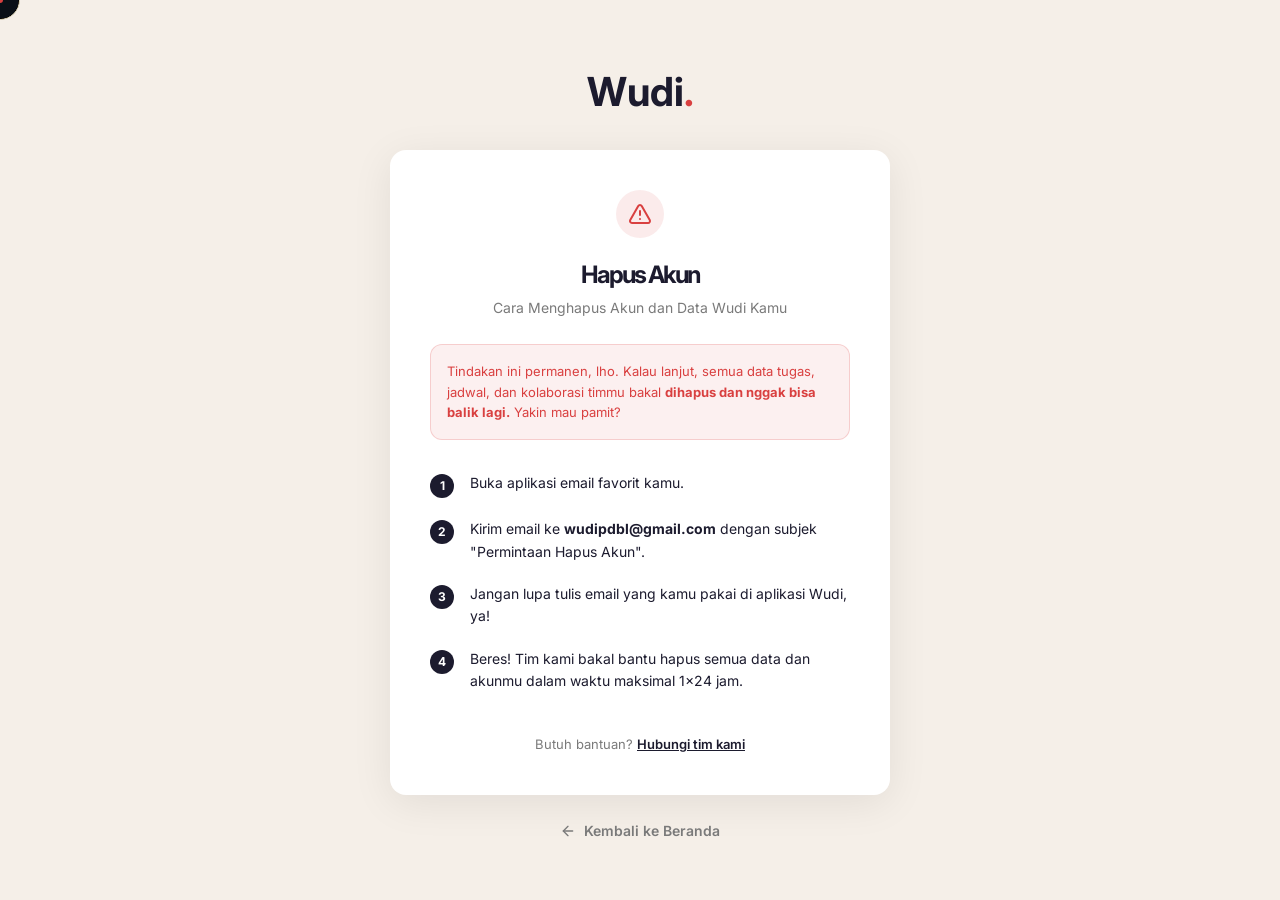
<file: hapus-akun.html>
<!doctype html>
<html lang="id">
  <head>
    <meta charset="UTF-8" />
    <meta name="viewport" content="width=device-width, initial-scale=1.0" />
    <title>Hapus Akun | Wudi.</title>
    <meta
      name="description"
      content="Cara menghapus akun dan data Wudi kamu secara permanen."
    />

    <!-- Google Fonts: Inter -->
    <link rel="preconnect" href="https://fonts.googleapis.com" />
    <link rel="preconnect" href="https://fonts.gstatic.com" crossorigin />
    <link
      href="https://fonts.googleapis.com/css2?family=Inter:wght@400;600;700&display=swap"
      rel="stylesheet"
    />

    <link rel="stylesheet" href="style.css" />

    <!-- Favicon -->
    <link rel="icon" type="image/svg+xml" href="assets/favicon.svg" />

    <style>
      body {
        background-color: var(--bg-primary);
        display: flex;
        flex-direction: column;
        align-items: center;
        justify-content: center;
        min-height: 100vh;
        padding: 40px 20px;
        margin: 0;
        overflow-x: hidden;
      }
      .delete-container {
        width: 100%;
        max-width: 500px;
        display: flex;
        flex-direction: column;
        align-items: center;
        z-index: 2;
      }
      .logo-container {
        font-size: 40px;
        font-weight: 700;
        color: var(--bg-dark);
        margin-bottom: 24px;
        text-decoration: none;
      }
      .logo-container span {
        color: var(--accent-red);
      }
      .delete-card {
        background-color: var(--white);
        border-radius: 16px;
        padding: 40px;
        box-shadow: var(--shadow-soft);
        width: 100%;
        text-align: center;
      }
      .icon-alert {
        width: 48px;
        height: 48px;
        border-radius: 50%;
        background-color: rgba(217, 64, 64, 0.1);
        color: var(--accent-red);
        display: flex;
        align-items: center;
        justify-content: center;
        margin: 0 auto 24px;
      }
      .delete-title {
        font-size: 24px;
        font-weight: 700;
        color: var(--text-primary);
        margin-bottom: 8px;
      }
      .delete-subtitle {
        font-size: 14px;
        color: var(--text-secondary);
        margin-bottom: 24px;
      }
      .warning-box {
        background-color: rgba(217, 64, 64, 0.08);
        border: 1px solid rgba(217, 64, 64, 0.2);
        color: var(--accent-red);
        padding: 16px;
        border-radius: 12px;
        font-size: 13px;
        text-align: left;
        margin-bottom: 32px;
        line-height: 1.6;
      }
      .warning-box strong {
        font-weight: 700;
      }
      .step-list {
        text-align: left;
        display: flex;
        flex-direction: column;
        gap: 20px;
        margin-bottom: 40px;
      }
      .step-item {
        display: flex;
        align-items: flex-start;
        gap: 16px;
      }
      .step-number-circle {
        width: 24px;
        height: 24px;
        border-radius: 50%;
        background-color: var(--bg-dark);
        color: var(--white);
        display: flex;
        align-items: center;
        justify-content: center;
        font-size: 12px;
        font-weight: 700;
        flex-shrink: 0;
        margin-top: 2px;
      }
      .step-text {
        font-size: 14px;
        color: var(--text-primary);
        line-height: 1.6;
      }
      .support-link {
        font-size: 13px;
        color: var(--text-secondary);
      }
      .support-link a {
        color: var(--bg-dark);
        font-weight: 600;
        text-decoration: underline;
      }
      .back-link {
        margin-top: 24px;
        font-size: 14px;
        font-weight: 600;
        color: var(--text-secondary);
        display: inline-flex;
        align-items: center;
        gap: 8px;
        transition: color 0.3s;
        text-decoration: none;
      }
      .back-link:hover {
        color: var(--bg-dark);
      }
      @media (max-width: 480px) {
        .delete-card {
          padding: 32px 20px;
        }
      }
    </style>
  </head>
  <body>
    <div class="delete-container">
      <a href="index.html" class="logo-container">Wudi<span>.</span></a>

      <div class="delete-card">
        <div class="icon-alert">
          <svg
            xmlns="http://www.w3.org/2000/svg"
            width="24"
            height="24"
            viewBox="0 0 24 24"
            fill="none"
            stroke="currentColor"
            stroke-width="2"
            stroke-linecap="round"
            stroke-linejoin="round"
          >
            <path
              d="m21.73 18-8-14a2 2 0 0 0-3.48 0l-8 14A2 2 0 0 0 4 21h16a2 2 0 0 0 1.73-3Z"
            ></path>
            <line x1="12" y1="9" x2="12" y2="13"></line>
            <line x1="12" y1="17" x2="12.01" y2="17"></line>
          </svg>
        </div>

        <h1 class="delete-title">Hapus Akun</h1>
        <p class="delete-subtitle">Cara Menghapus Akun dan Data Wudi Kamu</p>

        <div class="warning-box">
          Tindakan ini permanen, lho. Kalau lanjut, semua data tugas, jadwal,
          dan kolaborasi timmu bakal
          <strong>dihapus dan nggak bisa balik lagi.</strong> Yakin mau pamit?
        </div>

        <div class="step-list">
          <div class="step-item">
            <div class="step-number-circle">1</div>
            <div class="step-text">Buka aplikasi email favorit kamu.</div>
          </div>
          <div class="step-item">
            <div class="step-number-circle">2</div>
            <div class="step-text">
              Kirim email ke <strong>wudipdbl@gmail.com</strong> dengan subjek
              "Permintaan Hapus Akun".
            </div>
          </div>
          <div class="step-item">
            <div class="step-number-circle">3</div>
            <div class="step-text">
              Jangan lupa tulis email yang kamu pakai di aplikasi Wudi, ya!
            </div>
          </div>
          <div class="step-item">
            <div class="step-number-circle">4</div>
            <div class="step-text">
              Beres! Tim kami bakal bantu hapus semua data dan akunmu dalam
              waktu maksimal 1x24 jam.
            </div>
          </div>
        </div>

        <div class="support-link">
          Butuh bantuan? <a href="mailto:wudipdbl@gmail.com">Hubungi tim kami</a>
        </div>
      </div>

      <a href="index.html" class="back-link">
        <svg
          xmlns="http://www.w3.org/2000/svg"
          width="16"
          height="16"
          viewBox="0 0 24 24"
          fill="none"
          stroke="currentColor"
          stroke-width="2"
          stroke-linecap="round"
          stroke-linejoin="round"
        >
          <line x1="19" y1="12" x2="5" y2="12"></line>
          <polyline points="12 19 5 12 12 5"></polyline>
        </svg>
        Kembali ke Beranda
      </a>
    </div>

    <!-- Custom Cursor -->
    <div class="cursor-outer" id="cursor-outer"></div>
    <div class="cursor-inner" id="cursor-inner"></div>

    <script>
      // Custom Cursor Logic
      const cursorOuter = document.getElementById("cursor-outer");
      const cursorInner = document.getElementById("cursor-inner");

      window.addEventListener("mousemove", (e) => {
        cursorOuter.style.transform = `translate(${e.clientX - 20}px, ${e.clientY - 20}px)`;
        cursorInner.style.transform = `translate(${e.clientX - 3}px, ${e.clientY - 3}px)`;
      });

      const interactables = document.querySelectorAll("a, button");
      interactables.forEach((el) => {
        el.addEventListener("mouseenter", () => {
          document.body.classList.add("cursor-hover-btn");
        });
        el.addEventListener("mouseleave", () => {
          document.body.classList.remove("cursor-hover-btn");
        });
      });
    </script>
  </body>
</html>
</file>
<file: style.css>
/* =========================================
   WUDI - CSS Custom Properties
   ========================================= */
:root {
  --bg-primary: #F5EFE8;
  --bg-dark: #1C1B2E;
  --bg-card: #EDE8E1;
  --accent-red: #D94040;
  --text-primary: #1C1B2E;
  --text-secondary: #7A7A7A;
  --priority-high: #D94040;
  --priority-medium: #E8A838;
  --priority-low: #5BAD72;
  --white: #FFFFFF;

  --shadow-soft: 0 8px 40px rgba(0, 0, 0, 0.08);
  --shadow-hover: 0 20px 60px rgba(28, 27, 46, 0.12);

  --font-main: 'Inter', sans-serif;
  --easing-spring: cubic-bezier(0.22, 1, 0.36, 1);
  --easing-bounce: cubic-bezier(0.34, 1.56, 0.64, 1);
}

/* =========================================
   Reset & Base Styles
   ========================================= */
*,
*::before,
*::after {
  box-sizing: border-box;
  margin: 0;
  padding: 0;
}

html {
  scroll-behavior: smooth;
  cursor: none;
  /* Hide default cursor */
}

body {
  font-family: var(--font-main);
  background-color: var(--bg-primary);
  color: var(--text-primary);
  line-height: 1.7;
  font-size: 16px;
  overflow-x: hidden;
  cursor: none;
}

a {
  text-decoration: none;
  color: inherit;
  cursor: none;
}

button {
  cursor: none;
  border: none;
  font-family: inherit;
}

/* Typography */
h1 {
  font-size: 72px;
  font-weight: 700;
  letter-spacing: -2px;
  line-height: 1.1;
}

h2 {
  font-size: 48px;
  font-weight: 700;
  line-height: 1.2;
  letter-spacing: -1px;
}

h3 {
  font-size: 28px;
  font-weight: 600;
}

.badge,
.f-badge,
.badge-outline,
.step-number,
.pill {
  font-size: 12px;
  text-transform: uppercase;
  letter-spacing: 2px;
  font-weight: 600;
}

/* =========================================
   Custom Cursor
   ========================================= */
.cursor-outer {
  position: fixed;
  top: 0;
  left: 0;
  width: 40px;
  height: 40px;
  border: 1.5px solid var(--text-primary);
  /* Default, will be inverted by mix-blend */
  border-radius: 50%;
  pointer-events: none;
  z-index: 9999;
  transform: translate(-50%, -50%);
  background-color: var(--white);
  mix-blend-mode: difference;
  transition: width 0.3s ease, height 0.3s ease, background-color 0.3s ease, border-radius 0.3s ease;
  display: flex;
  align-items: center;
  justify-content: center;
}

.cursor-inner {
  position: fixed;
  top: 0;
  left: 0;
  width: 6px;
  height: 6px;
  background-color: var(--accent-red);
  border-radius: 50%;
  pointer-events: none;
  z-index: 10000;
  transform: translate(-50%, -50%);
  transition: opacity 0.3s ease, width 0.3s ease, height 0.3s ease;
}

.cursor-text {
  font-size: 10px;
  font-weight: 600;
  color: var(--text-primary);
  opacity: 0;
  transition: opacity 0.3s ease;
  mix-blend-mode: normal;
}

.cursor-trail-container {
  position: fixed;
  top: 0;
  left: 0;
  width: 100%;
  height: 100%;
  pointer-events: none;
  z-index: 9998;
}

.trail-dot {
  position: absolute;
  width: 4px;
  height: 4px;
  background-color: rgba(217, 64, 64, 0.15);
  border-radius: 50%;
  transform: translate(-50%, -50%);
  transition: opacity 0.2s ease;
}

/* Cursor States */
.cursor-hover-btn .cursor-outer {
  width: 64px;
  height: 64px;
  background-color: rgba(28, 27, 46, 0.1);
  mix-blend-mode: normal;
  border-color: transparent;
}

.cursor-hover-btn .cursor-inner {
  opacity: 0;
}

.cursor-hover-btn .cursor-text {
  opacity: 1;
}

.cursor-hover-phone .cursor-outer {
  width: 80px;
  height: 80px;
  border: 1.5px dashed var(--text-primary);
  background-color: transparent;
  mix-blend-mode: difference;
}

.cursor-hover-phone .cursor-inner {
  transform: translate(20px, -20px);
  /* top right of circle roughly */
}

.cursor-hover-text .cursor-outer {
  width: 80px;
  height: 8px;
  border-radius: 4px;
}

.cursor-hover-nav .cursor-outer {
  width: 32px;
  height: 32px;
  border-color: var(--accent-red);
  background-color: transparent;
}

.cursor-hover-nav .cursor-inner {
  background-color: var(--accent-red);
}

/* =========================================
   Buttons & Links
   ========================================= */
.btn {
  display: inline-flex;
  align-items: center;
  justify-content: center;
  padding: 0 24px;
  height: 48px;
  border-radius: 50px;
  font-weight: 600;
  font-size: 16px;
  transition: all 0.3s var(--easing-bounce);
  position: relative;
  overflow: hidden;
}

.btn-lg {
  height: 56px;
  padding: 0 32px;
}

.btn-dark {
  background-color: var(--bg-dark);
  color: var(--white);
}

.btn-outline {
  background-color: transparent;
  border: 1px solid var(--text-primary);
  color: var(--text-primary);
}

.btn-white {
  background-color: var(--white);
  color: var(--bg-dark);
}

.hover-arrow-btn .arrow-icon {
  margin-left: 8px;
  opacity: 0;
  transform: translateX(-10px);
  transition: all 0.3s ease;
}

.hover-arrow-btn:hover {
  background-color: var(--accent-red);
  transform: scale(1.04);
}

.hover-arrow-btn:hover .arrow-icon {
  opacity: 1;
  transform: translateX(0);
}

.slide-fill-btn {
  z-index: 1;
}

.slide-fill-btn::before {
  content: '';
  position: absolute;
  top: 0;
  left: 0;
  width: 0%;
  height: 100%;
  background-color: var(--bg-dark);
  z-index: -1;
  transition: width 0.4s ease;
}

.slide-fill-btn:hover {
  color: var(--white);
  border-color: var(--bg-dark);
}

.slide-fill-btn:hover::before {
  width: 100%;
}

.slide-fill-btn .arrow-slide {
  margin-left: 8px;
  display: inline-block;
  transition: transform 0.4s ease;
}

.slide-fill-btn:hover .arrow-slide {
  transform: translateX(6px);
}

/* =========================================
   Navigation
   ========================================= */
.navbar {
  position: fixed;
  top: 0;
  left: 0;
  width: 100%;
  z-index: 1000;
  padding: 24px 40px;
  transition: all 0.4s var(--easing-spring);
}

.navbar.scrolled {
  padding: 16px 40px;
  background-color: rgba(245, 239, 232, 0.85);
  backdrop-filter: blur(20px) saturate(180%);
  -webkit-backdrop-filter: blur(20px) saturate(180%);
  box-shadow: 0 1px 0 rgba(28, 27, 46, 0.08);
}

.nav-content {
  display: flex;
  justify-content: space-between;
  align-items: center;
  max-width: 1400px;
  margin: 0 auto;
}

.logo {
  font-size: 28px;
  font-weight: 700;
  color: var(--bg-dark);
}

.logo span {
  color: var(--accent-red);
}

.logo-huge {
  font-size: 80px;
  font-weight: 700;
  color: var(--white);
  margin-bottom: 24px;
}

.logo-huge span {
  color: var(--accent-red);
}

.logo-lg {
  font-size: 40px;
  font-weight: 700;
  color: var(--bg-dark);
  margin-bottom: 32px;
  text-align: center;
}

.logo-lg span {
  color: var(--accent-red);
}

.nav-links {
  display: flex;
  gap: 40px;
}

.nav-link {
  font-weight: 600;
  position: relative;
  padding: 8px 0;
}

.nav-link::after {
  content: '';
  position: absolute;
  bottom: 0;
  left: 0;
  width: 100%;
  height: 2px;
  background-color: var(--text-primary);
  transform: scaleX(0);
  transform-origin: left center;
  transition: transform 0.3s ease;
}

.nav-link:hover::after {
  transform: scaleX(1);
}

/* =========================================
   Hero Section
   ========================================= */
.hero {
  min-height: 100vh;
  padding: 160px 40px 120px;
  position: relative;
  display: flex;
  align-items: center;
  justify-content: center;
}

.hero-content {
  max-width: 1400px;
  width: 100%;
  display: grid;
  grid-template-columns: 1fr 1fr;
  gap: 60px;
  position: relative;
  z-index: 2;
}

.hero-bg-blob {
  position: absolute;
  top: 10%;
  right: 10%;
  width: 600px;
  height: 600px;
  background: radial-gradient(circle, rgba(217, 64, 64, 0.06), transparent 60%);
  border-radius: 50%;
  pointer-events: none;
  z-index: 1;
  animation: blobPulse 6s ease-in-out infinite;
}

@keyframes blobPulse {

  0%,
  100% {
    transform: scale(1);
  }

  50% {
    transform: scale(1.1);
  }
}

.hero-bg-dots {
  position: absolute;
  top: 0;
  left: 0;
  width: 100%;
  height: 100%;
  background-image: radial-gradient(var(--text-secondary) 1px, transparent 1px);
  background-size: 32px 32px;
  opacity: 0.1;
  pointer-events: none;
  z-index: 1;
}

.badge {
  display: inline-block;
  padding: 6px 16px;
  border: 1px solid var(--text-primary);
  border-radius: 50px;
  margin-bottom: 32px;
}

.line-wrap {
  overflow: hidden;
  display: block;
}

.line {
  display: inline-block;
}

.hover-color-pulse {
  display: inline-block;
  transition: color 0.4s ease;
}

.hero-title:hover .hover-color-pulse {
  color: var(--accent-red);
}

.hero-title .line-wrap:hover {
  transform: translateY(-4px);
  transition: transform 0.3s ease;
}

.hero-sub {
  font-size: 18px;
  color: var(--text-secondary);
  max-width: 480px;
  margin: 24px 0 40px;
}

.hero-actions {
  display: flex;
  gap: 16px;
  margin-bottom: 40px;
}

.social-proof {
  font-size: 14px;
  font-weight: 600;
}

/* Phone Mockups & Parallax */
.hero-parallax {
  position: relative;
  width: 100%;
  height: 100%;
  display: flex;
  justify-content: center;
}

.phone-mockup {
  width: 300px;
  height: 600px;
  background: #000;
  border-radius: 40px;
  padding: 10px;
  box-shadow: var(--shadow-soft);
  position: relative;
  transition: all 0.8s var(--easing-spring);
}

.phone-bezel {
  width: 100%;
  height: 100%;
  border-radius: 32px;
  overflow: hidden;
  background-color: var(--white);
  position: relative;
}

.phone-bezel.dark-mode {
  background-color: var(--bg-dark);
  color: var(--white);
}

.dynamic-island {
  position: absolute;
  top: 12px;
  left: 50%;
  transform: translateX(-50%);
  width: 100px;
  height: 28px;
  background: #000;
  border-radius: 20px;
  z-index: 10;
}

.screen-content {
  width: 100%;
  height: 100%;
  padding: 48px 16px 24px;
  position: relative;
}

.bg-cream {
  background-color: var(--bg-primary);
}

.bg-dark {
  background-color: var(--bg-dark);
}

/* WUDI App UI Elements for Mockup */
.screen-header {
  display: flex;
  justify-content: space-between;
  align-items: center;
  margin-bottom: 24px;
  font-weight: 700;
  font-size: 18px;
}

.avatar {
  width: 32px;
  height: 32px;
  border-radius: 50%;
  background: #ccc;
}

.calendar-strip {
  display: flex;
  justify-content: space-between;
  margin-bottom: 24px;
}

.cal-day {
  display: flex;
  flex-direction: column;
  align-items: center;
  padding: 8px;
  border-radius: 12px;
  font-size: 10px;
  color: var(--text-secondary);
}

.cal-day strong {
  font-size: 14px;
  color: var(--text-primary);
  margin-top: 4px;
}

.cal-day.active {
  background-color: var(--bg-dark);
  color: var(--white);
}

.cal-day.active strong {
  color: var(--white);
}

.section-title {
  font-size: 14px;
  font-weight: 700;
  margin-bottom: 12px;
}

.focus-card {
  background-color: var(--bg-card);
  padding: 16px;
  border-radius: 16px;
  margin-bottom: 24px;
}

.priority-badge {
  display: inline-block;
  font-size: 10px;
  padding: 4px 8px;
  border-radius: 8px;
  margin-bottom: 8px;
  font-weight: 600;
}

.priority-badge.high {
  background-color: rgba(217, 64, 64, 0.1);
  color: var(--accent-red);
}

.priority-badge.med {
  background-color: rgba(232, 168, 56, 0.1);
  color: var(--priority-medium);
}

.priority-badge.low {
  background-color: rgba(91, 173, 114, 0.1);
  color: var(--priority-low);
}

.priority-badge-sm {
  font-size: 9px;
  font-weight: 600;
  padding: 2px 6px;
  border-radius: 6px;
}

.priority-badge-sm.high {
  color: var(--accent-red);
  background: rgba(217, 64, 64, 0.1);
}

.priority-badge-sm.med {
  color: var(--priority-medium);
  background: rgba(232, 168, 56, 0.1);
}

.task-name {
  font-weight: 600;
  font-size: 14px;
  margin-bottom: 4px;
}

.task-time {
  font-size: 11px;
  color: var(--text-secondary);
}

.task-list {
  display: flex;
  flex-direction: column;
  gap: 8px;
}

.task-item {
  display: flex;
  align-items: center;
  padding: 12px;
  background: var(--bg-card);
  border-radius: 12px;
  gap: 12px;
}

.task-item.dark {
  background: rgba(255, 255, 255, 0.05);
}

.checkbox {
  width: 16px;
  height: 16px;
  border: 1.5px solid var(--text-secondary);
  border-radius: 4px;
}

.t-info {
  flex: 1;
}

.t-name {
  font-size: 12px;
  font-weight: 600;
}

.t-time {
  font-size: 10px;
  color: var(--text-secondary);
}

.fab-btn {
  position: absolute;
  bottom: 80px;
  right: 16px;
  width: 48px;
  height: 48px;
  background: var(--bg-dark);
  color: var(--white);
  border-radius: 50%;
  display: flex;
  align-items: center;
  justify-content: center;
  font-size: 24px;
  box-shadow: 0 4px 12px rgba(0, 0, 0, 0.2);
}

.bottom-nav {
  position: absolute;
  bottom: 0;
  left: 0;
  width: 100%;
  height: 64px;
  background: var(--white);
  display: flex;
  justify-content: space-around;
  align-items: center;
  border-top: 1px solid rgba(0, 0, 0, 0.05);
}

.nav-item {
  font-size: 10px;
  color: var(--text-secondary);
  font-weight: 600;
}

.nav-item.active {
  color: var(--bg-dark);
}

/* Floating Cards */
.floating-card {
  position: absolute;
  background: #FDF9F4;
  padding: 12px 16px;
  border-radius: 16px;
  box-shadow: 0 10px 40px rgba(0, 0, 0, 0.05);
  border: 1px solid rgba(255, 255, 255, 0.5);
  display: flex;
  flex-direction: column;
  gap: 4px;
  width: max-content;
  z-index: 10;
}

.card-1 {
  top: 100px;
  left: -80px;
  transform: rotate(-4deg);
}

.card-2 {
  bottom: 120px;
  right: -60px;
  background: var(--bg-primary);
  transform: rotate(4deg);
}

.f-icon {
  font-size: 16px;
}

.f-text {
  font-size: 12px;
  font-weight: 600;
}

.f-text span {
  font-size: 10px;
  color: var(--text-secondary);
  font-weight: 400;
}

.f-badge {
  font-size: 10px;
  color: var(--accent-red);
  font-weight: 600;
}


/* =========================================
   Stats Bar
   ========================================= */
.stats-bar {
  background-color: var(--bg-dark);
  color: var(--white);
  height: 100px;
  display: flex;
  justify-content: space-around;
  align-items: center;
  padding: 0 40px;
}

.stat-item {
  text-align: center;
  position: relative;
  transition: transform 0.3s ease;
}

.stat-num {
  font-size: 28px;
  font-weight: 700;
  transition: color 0.3s ease;
}

.stat-label {
  font-size: 12px;
  color: rgba(255, 255, 255, 0.5);
  text-transform: uppercase;
  letter-spacing: 1px;
}

.stat-divider {
  width: 1px;
  height: 40px;
  background-color: rgba(255, 255, 255, 0.1);
  transition: box-shadow 0.3s ease, background-color 0.3s ease;
}

.stat-item:hover {
  transform: scale(1.05);
}

.stat-item:hover .stat-num {
  color: var(--accent-red);
}

/* =========================================
   Features Grid
   ========================================= */
.features {
  padding: 120px 40px;
  background-color: var(--bg-primary);
}

.section-header {
  text-align: center;
  margin-bottom: 80px;
}

.sub-title {
  font-size: 18px;
  color: var(--text-secondary);
  margin-top: 16px;
  max-width: 600px;
  margin-left: auto;
  margin-right: auto;
}

.features-grid {
  display: grid;
  grid-template-columns: repeat(3, 1fr);
  gap: 32px;
  max-width: 1200px;
  margin: 0 auto;
}

.feature-card {
  background-color: var(--bg-card);
  padding: 32px;
  border-radius: 20px;
  transition: all 0.4s var(--easing-bounce);
  border: 1px solid transparent;
}

.f-icon-lg {
  font-size: 48px;
  margin-bottom: 24px;
  transition: transform 0.4s var(--easing-bounce);
  display: inline-block;
}

.feature-card h3 {
  margin-bottom: 12px;
  font-size: 20px;
}

.feature-card p {
  color: var(--text-secondary);
  font-size: 15px;
}

.feature-card:hover {
  transform: translateY(-8px) scale(1.02);
  box-shadow: var(--shadow-hover);
  background-color: #E6DDD3;
  border-color: rgba(28, 27, 46, 0.1);
}

.feature-card:hover .f-icon-lg {
  transform: scale(1.2) rotate(5deg);
}

/* =========================================
   How It Works
   ========================================= */
.how-it-works {
  padding: 120px 40px;
  background-color: var(--white);
}

.steps-container {
  max-width: 1200px;
  margin: 0 auto;
  position: relative;
  padding: 40px 0;
}

.progress-line-container {
  position: absolute;
  top: 0;
  bottom: 0;
  left: 50%;
  transform: translateX(-50%);
  width: 2px;
}

.progress-line {
  width: 100%;
  height: 100%;
  background: repeating-linear-gradient(to bottom, var(--bg-card) 0, var(--bg-card) 8px, transparent 8px, transparent 16px);
}

.progress-line::after {
  content: '';
  position: absolute;
  top: 0;
  left: 0;
  width: 100%;
  height: var(--scroll-progress, 0%);
  background: var(--accent-red);
  transition: height 0.1s ease;
}

.progress-node {
  width: 12px;
  height: 12px;
  background: var(--bg-card);
  border-radius: 50%;
  position: absolute;
  left: -5px;
  transition: background 0.3s ease;
}

.node-1 {
  top: 15%;
}

.node-2 {
  top: 50%;
}

.node-3 {
  top: 85%;
}

.progress-node.active {
  background: var(--accent-red);
}

.step-row {
  display: flex;
  align-items: center;
  justify-content: space-between;
  gap: 80px;
  margin-bottom: 160px;
}

.step-row:last-child {
  margin-bottom: 0;
}

.step-row.reverse {
  flex-direction: row-reverse;
}

.step-text {
  flex: 1;
  position: relative;
}

.step-number {
  position: absolute;
  top: -60px;
  left: -20px;
  font-size: 120px;
  font-weight: 700;
  color: rgba(28, 27, 46, 0.04);
  line-height: 1;
  pointer-events: none;
}

.step-text h2 {
  font-size: 36px;
  margin-bottom: 16px;
}

.step-phone {
  flex: 1;
  display: flex;
  justify-content: center;
}

/* Mockup inner parts */
.flex-center {
  display: flex;
  flex-direction: column;
  justify-content: center;
  align-items: center;
  text-align: center;
}

.inputs-group {
  width: 100%;
  display: flex;
  flex-direction: column;
  gap: 12px;
}

.input-mockup {
  width: 100%;
  height: 40px;
  background: rgba(0, 0, 0, 0.05);
  border-radius: 8px;
  display: flex;
  align-items: center;
  padding: 0 12px;
  font-size: 12px;
  color: var(--text-secondary);
}

.input-mockup.area {
  height: 80px;
  align-items: flex-start;
  padding-top: 12px;
}

.btn-mockup {
  width: 100%;
  height: 40px;
  background: var(--bg-dark);
  color: var(--white);
  border-radius: 8px;
  display: flex;
  align-items: center;
  justify-content: center;
  font-size: 14px;
  font-weight: 600;
  margin-top: 16px;
}

.btn-mockup.red {
  background: var(--accent-red);
}

.btn-mockup.sm {
  height: 32px;
  font-size: 12px;
  border-radius: 6px;
  margin-top: 0;
  width: 48%;
}

.btn-mockup.outline {
  background: transparent;
  border: 1px solid var(--text-primary);
  color: var(--text-primary);
}

.flex-row {
  display: flex;
  gap: 8px;
  width: 100%;
}

.badge-mockup {
  flex: 1;
  height: 32px;
  border-radius: 6px;
  display: flex;
  align-items: center;
  justify-content: center;
  font-size: 10px;
  font-weight: 600;
}

.badge-mockup.high {
  background: rgba(217, 64, 64, 0.1);
  color: var(--accent-red);
}

.badge-mockup.med {
  background: rgba(232, 168, 56, 0.1);
  color: var(--priority-medium);
}

.badge-mockup.low {
  background: rgba(91, 173, 114, 0.1);
  color: var(--priority-low);
}

.team-card {
  width: 100%;
  background: var(--bg-card);
  padding: 16px;
  border-radius: 12px;
  margin-bottom: 12px;
}

.progress-bar-mockup {
  width: 100%;
  height: 6px;
  background: rgba(0, 0, 0, 0.1);
  border-radius: 4px;
  margin-top: 8px;
  overflow: hidden;
}

.progress-bar-mockup .fill {
  height: 100%;
  background: var(--bg-dark);
}

.mt-2 {
  margin-top: 8px;
}

.mt-4 {
  margin-top: 16px;
}

.text-left {
  text-align: left;
}

.text-center {
  text-align: center;
}

/* =========================================
   Dark Feature
   ========================================= */
.dark-feature {
  padding: 120px 40px;
  background-color: var(--bg-dark);
  color: var(--white);
  position: relative;
  overflow: hidden;
}

.bg-circles {
  position: absolute;
  top: 0;
  left: 0;
  width: 100%;
  height: 100%;
  pointer-events: none;
}

.circle-right {
  position: absolute;
  right: -100px;
  top: 50%;
  transform: translateY(-50%);
  width: 600px;
  height: 600px;
  border: 1px solid rgba(255, 255, 255, 0.05);
  border-radius: 50%;
  animation: spin 30s linear infinite;
}

.circle-left {
  position: absolute;
  left: -50px;
  top: 40%;
  width: 300px;
  height: 300px;
  border: 1px solid rgba(255, 255, 255, 0.05);
  border-radius: 50%;
  animation: spinReverse 20s linear infinite;
}

@keyframes spin {
  100% {
    transform: translateY(-50%) rotate(360deg);
  }
}

@keyframes spinReverse {
  100% {
    transform: rotate(-360deg);
  }
}

.df-content {
  max-width: 1200px;
  margin: 0 auto;
  display: flex;
  align-items: center;
  gap: 80px;
  position: relative;
  z-index: 2;
}

.df-left {
  flex: 0 0 45%;
}

.badge-outline {
  display: inline-block;
  padding: 4px 12px;
  border: 1px solid rgba(255, 255, 255, 0.3);
  border-radius: 50px;
  margin-bottom: 24px;
  color: var(--white);
}

.h2-white {
  font-size: 48px;
  font-weight: 700;
  color: var(--white);
  line-height: 1.1;
  margin-bottom: 24px;
}

.df-body {
  color: rgba(255, 255, 255, 0.7);
  font-size: 18px;
  margin-bottom: 32px;
}

.checkpoints {
  list-style: none;
  display: flex;
  flex-direction: column;
  gap: 16px;
}

.checkpoints li {
  display: flex;
  align-items: center;
  gap: 12px;
  color: var(--white);
}

.check {
  color: var(--accent-red);
  font-weight: bold;
}

.df-right {
  flex: 0 0 55%;
  display: flex;
  justify-content: center;
  position: relative;
  height: 600px;
}

.phone-group:hover .phone-left {
  transform: translateX(-10px) scale(1.03);
}

.phone-group:hover .phone-right {
  transform: translateX(10px) scale(1.03);
}

.phone-left {
  position: absolute;
  left: 10%;
  top: 40px;
  z-index: 1;
  transform: scale(1.05);
}

.phone-right {
  position: absolute;
  right: 10%;
  top: 80px;
  z-index: 2;
}

.popup-mockup {
  display: flex;
  flex-direction: column;
  justify-content: flex-start;
  padding-top: 60px;
  height: 100%;
  position: relative;
}

.popup-title {
  font-size: 24px;
  font-weight: 700;
  margin-bottom: 24px;
  color: var(--bg-dark);
  text-align: left;
}

.time-mockup {
  font-size: 12px;
  color: var(--text-secondary);
  margin: 8px 0;
  font-weight: 600;
  text-align: left;
}

.desc-mockup {
  font-size: 12px;
  padding: 16px;
  background: rgba(255, 255, 255, 0.4);
  border: 1px solid rgba(0, 0, 0, 0.03);
  border-radius: 12px;
  line-height: 1.6;
}

.priority-box {
  background: rgba(217, 64, 64, 0.1);
  border-radius: 12px;
  height: 220px;
  display: flex;
  align-items: center;
  justify-content: center;
  margin-bottom: 16px;
}

.priority-box span {
  color: var(--accent-red);
  font-weight: 600;
  font-size: 14px;
}

.bottom-actions {
  position: absolute;
  bottom: 24px;
  left: 16px;
  width: calc(100% - 32px);
}

/* Auth Screens */
.auth-phone-group {
  position: relative;
  width: 400px;
  height: 600px;
  display: flex;
  justify-content: center;
}

.auth-phone-group .phone-left {
  position: absolute;
  left: -20px;
  top: 20px;
  z-index: 1;
  transform: scale(0.95);
}

.auth-phone-group .phone-right {
  position: absolute;
  right: -20px;
  top: 60px;
  z-index: 2;
  transform: scale(0.95);
}

.auth-phone-group:hover .phone-left {
  transform: translateX(-10px) scale(0.98);
}

.auth-phone-group:hover .phone-right {
  transform: translateX(10px) scale(0.98);
}

.auth-logo {
  font-size: 42px;
  font-weight: 700;
  color: var(--bg-dark);
  text-align: center;
  margin-top: 60px;
  margin-bottom: 16px;
}

.auth-logo .udi {
  color: #C6A79E;
}

.auth-logo .dot {
  color: var(--accent-red);
}

.auth-sub {
  font-size: 11px;
  color: var(--text-secondary);
  text-align: center;
  margin-bottom: 32px;
  padding: 0 16px;
  line-height: 1.5;
}

.auth-inputs {
  display: flex;
  flex-direction: column;
  gap: 12px;
  margin-bottom: 12px;
}

.auth-input {
  background: var(--bg-dark);
  color: var(--white);
  height: 44px;
  border-radius: 12px;
  display: flex;
  align-items: center;
  padding: 0 16px;
  font-size: 11px;
  gap: 12px;
}

.auth-input svg {
  width: 14px;
  height: 14px;
  opacity: 0.7;
}

.auth-input span {
  flex: 1;
  opacity: 0.7;
}

.auth-forgot {
  font-size: 10px;
  font-weight: 600;
  color: var(--text-secondary);
  text-align: right;
  margin-bottom: 24px;
  cursor: none;
}

.auth-switch {
  font-size: 10px;
  color: var(--text-secondary);
  text-align: center;
  margin-top: 16px;
}

.auth-switch strong {
  color: var(--bg-dark);
  font-weight: 700;
}

.btn-auth-light {
  background: #EBE1D7;
  color: var(--bg-dark);
  box-shadow: inset 0 -4px 0 rgba(0, 0, 0, 0.05), 0 4px 10px rgba(0, 0, 0, 0.05);
  border-radius: 12px;
  font-weight: 700;
}

/* =========================================
   Team Highlight
   ========================================= */
.team-highlight {
  padding: 120px 40px;
  background-color: var(--bg-primary);
  text-align: center;
  perspective: 1000px;
}

.large-phone-container {
  display: flex;
  flex-direction: column;
  align-items: center;
  margin-top: 80px;
  position: relative;
}

.large-phone {
  width: 340px;
  height: 680px;
  transform-style: preserve-3d;
  transition: transform 0.1s ease-out;
}

.invitation-card {
  background: rgba(0, 0, 0, 0.03);
  padding: 16px;
  border-radius: 12px;
  text-align: left;
}

.avatars-overlap {
  display: flex;
}

.av {
  width: 24px;
  height: 24px;
  border-radius: 50%;
  background: #ccc;
  border: 2px solid var(--white);
  margin-left: -8px;
}

.av:first-child {
  margin-left: 0;
}

.feature-pills {
  display: flex;
  gap: 16px;
  margin-top: 40px;
  justify-content: center;
}

.pill {
  background: var(--white);
  padding: 12px 24px;
  border-radius: 50px;
  font-weight: 600;
  box-shadow: var(--shadow-soft);
}

/* =========================================
   Testimonials
   ========================================= */
.testimonials {
  padding: 120px 40px;
  background-color: var(--bg-card);
}

.testi-grid {
  display: grid;
  grid-template-columns: repeat(3, 1fr);
  gap: 32px;
  max-width: 1200px;
  margin: 0 auto;
}

.testi-card {
  background: var(--white);
  padding: 32px;
  border-radius: 20px;
  transition: all 0.4s var(--easing-spring);
  border: 1px solid transparent;
}

.stars {
  color: var(--text-secondary);
  margin-bottom: 16px;
  font-size: 20px;
  letter-spacing: 2px;
}

.stars.filled {
  color: var(--priority-medium);
}

.quote {
  font-style: italic;
  font-size: 16px;
  margin-bottom: 24px;
  transition: color 0.3s ease;
}

.author {
  display: flex;
  align-items: center;
  gap: 12px;
}

.author .av {
  width: 48px;
  height: 48px;
  margin: 0;
  border: none;
}

.a-info {
  display: flex;
  flex-direction: column;
}

.a-info strong {
  font-size: 14px;
}

.a-info span {
  font-size: 12px;
  color: var(--text-secondary);
}

.testi-card:hover {
  transform: translateY(-12px);
  box-shadow: var(--shadow-hover);
  border-color: var(--accent-red);
}

.testi-card:hover .quote {
  color: #000;
}

/* =========================================
   CTA Section
   ========================================= */
.cta-section {
  background-color: var(--bg-dark);
  min-height: 80vh;
  display: flex;
  align-items: center;
  justify-content: center;
  position: relative;
  overflow: hidden;
  padding: 120px 40px;
  text-align: center;
  color: var(--white);
}

.cta-bg-cards {
  position: absolute;
  top: 0;
  left: 0;
  width: 100%;
  height: 100%;
  pointer-events: none;
}

.abstract-card {
  position: absolute;
  width: 200px;
  height: 120px;
  background: rgba(255, 255, 255, 0.06);
  border-radius: 20px;
  filter: blur(1px);
  animation: floatCard linear infinite alternate;
}

.c1 {
  top: 20%;
  left: 10%;
  transform: rotate(-10deg);
  animation-duration: 12s;
}

.c2 {
  top: 60%;
  right: 15%;
  transform: rotate(15deg);
  animation-duration: 14s;
}

.c3 {
  top: 10%;
  right: 25%;
  transform: rotate(5deg);
  animation-duration: 10s;
}

.c4 {
  bottom: 20%;
  left: 20%;
  transform: rotate(-5deg);
  animation-duration: 11s;
}

.c5 {
  bottom: 10%;
  right: 40%;
  transform: rotate(20deg);
  animation-duration: 13s;
}

@keyframes floatCard {
  0% {
    transform: translate(0, 0) rotate(0deg);
  }

  100% {
    transform: translate(40px, -40px) rotate(15deg);
  }
}

.cta-content {
  position: relative;
  z-index: 2;
  max-width: 800px;
  display: flex;
  flex-direction: column;
  align-items: center;
}

.cta-body {
  font-size: 20px;
  color: rgba(255, 255, 255, 0.8);
  margin-bottom: 40px;
}

.cta-buttons {
  justify-content: center;
  margin-bottom: 24px;
  gap: 24px;
}

.hover-glow:hover {
  transform: scale(1.06);
  box-shadow: 0 12px 40px rgba(217, 64, 64, 0.3);
}

.cta-small {
  font-size: 14px;
  color: rgba(255, 255, 255, 0.5);
}

/* =========================================
   Footer
   ========================================= */
.footer {
  background-color: var(--bg-dark);
  color: var(--white);
  padding: 80px 40px 40px;
  border-top: 1px solid rgba(255, 255, 255, 0.08);
}

.footer-top {
  max-width: 1200px;
  margin: 0 auto;
  display: flex;
  justify-content: space-between;
  margin-bottom: 60px;
}

.f-left p {
  color: rgba(255, 255, 255, 0.6);
  margin-top: 16px;
}

.f-left .logo {
  color: var(--white);
}

.f-right {
  display: flex;
  gap: 80px;
}

.f-col {
  display: flex;
  flex-direction: column;
  gap: 16px;
}

.f-col strong {
  font-size: 16px;
  margin-bottom: 8px;
}

.f-col a {
  color: rgba(255, 255, 255, 0.5);
  font-size: 14px;
  transition: all 0.25s ease;
}

.f-col a:hover {
  color: var(--white);
  transform: translateX(4px);
}

.footer-bottom {
  max-width: 1200px;
  margin: 0 auto;
  text-align: center;
  color: rgba(255, 255, 255, 0.4);
  font-size: 14px;
  padding-top: 40px;
  border-top: 1px solid rgba(255, 255, 255, 0.08);
}

/* =========================================
   Animations Classes (Triggered by JS)
   ========================================= */
.opacity-0 {
  opacity: 0;
}

.animate-fade {
  opacity: 0;
  transform: translateY(20px);
  transition: opacity 0.7s ease-out, transform 0.7s ease-out;
}

.animate-fade.in-view {
  opacity: 1;
  transform: translateY(0);
}

.animate-fade-up {
  opacity: 0;
  transform: translateY(30px);
  transition: opacity 0.7s ease-out, transform 0.7s ease-out;
}

.animate-fade-up.in-view {
  opacity: 1;
  transform: translateY(0);
}

.animate-clip {
  clip-path: inset(0 0 100% 0);
  transform: translateY(20px);
  transition: clip-path 0.9s var(--easing-spring), transform 0.9s var(--easing-spring);
}

.animate-clip.in-view {
  clip-path: inset(0 0 0% 0);
  transform: translateY(0);
}

.animate-phone {
  opacity: 0;
  transform: translateY(60px) rotate(5deg);
  transition: all 1.2s var(--easing-spring);
}

.animate-phone.in-view {
  opacity: 1;
  transform: translateY(0) rotate(-3deg);
  animation: phoneFloat 4s ease-in-out infinite alternate forwards 1.2s;
}

@keyframes phoneFloat {
  0% {
    transform: translateY(0) rotate(-3deg);
  }

  100% {
    transform: translateY(-12px) rotate(-3deg);
  }
}

.delay-1 {
  transition-delay: 0.3s;
  animation-delay: 0.3s;
}

.delay-2 {
  transition-delay: 0.5s;
}

.delay-3 {
  transition-delay: 0.7s;
}

.delay-4 {
  transition-delay: 0.9s;
}

.delay-5 {
  transition-delay: 1.1s;
}

.delay-6 {
  transition-delay: 1.4s;
}

.delay-p {
  transition-delay: 0.6s;
}

.delay-f1 {
  opacity: 0;
  transform: translateX(-40px) rotate(-4deg);
  transition: all 0.7s ease-out 1.4s;
}

.delay-f1.in-view {
  opacity: 1;
  transform: translateX(0) rotate(-4deg);
}

.delay-f2 {
  opacity: 0;
  transform: translateX(40px) rotate(4deg);
  transition: all 0.7s ease-out 1.6s;
}

.delay-f2.in-view {
  opacity: 1;
  transform: translateX(0) rotate(4deg);
}

/* Scroll Trigger Base States */
.scroll-trigger .clip-reveal,
.scroll-clip {
  clip-path: inset(0 0 100% 0);
  transition: clip-path 0.8s var(--easing-spring) 0.1s;
}

.scroll-trigger.in-view .clip-reveal,
.in-view .scroll-clip,
.scroll-clip.in-view {
  clip-path: inset(0 0 0% 0);
}

.scroll-trigger .fade-up,
.scroll-up {
  opacity: 0;
  transform: translateY(40px);
  transition: all 0.7s var(--easing-spring) 0.2s;
}

.scroll-trigger.in-view .fade-up,
.in-view .scroll-up,
.scroll-up.in-view {
  opacity: 1;
  transform: translateY(0);
}

.scroll-trigger-stagger {
  opacity: 0;
  transform: translateY(50px) scale(0.96);
  transition: all 0.7s var(--easing-spring);
}

.scroll-trigger-stagger.in-view {
  opacity: 1;
  transform: translateY(0) scale(1);
}

.scroll-left {
  opacity: 0;
  transform: translateX(-60px);
  transition: all 0.8s var(--easing-spring);
}

.scroll-left.in-view {
  opacity: 1;
  transform: translateX(0);
}

.scroll-right {
  opacity: 0;
  transform: translateX(60px) rotate(8deg);
  transition: all 0.9s var(--easing-spring) 0.15s;
}

.scroll-right.in-view {
  opacity: 1;
  transform: translateX(0) rotate(2deg);
}

.step-row:nth-child(even) .scroll-right {
  transform: translateX(60px) rotate(0);
  transition-delay: 0s;
}

.step-row:nth-child(even) .scroll-left {
  transform: translateX(-60px) rotate(8deg);
  transition-delay: 0.15s;
}

.step-row:nth-child(even).in-view .scroll-left {
  transform: translateX(0) rotate(2deg);
}

/* =========================================
   Custom Mockup Styles (Step 1, 2, 3, etc)
   ========================================= */
.gradient-logo {
  background: linear-gradient(90deg, #3A2D4A 0%, #D8A59A 70%, #D94040 100%);
  -webkit-background-clip: text;
  -webkit-text-fill-color: transparent;
  display: inline-block;
}

.auth-input.light {
  background: #FFFFFF;
  color: #1C1B2E;
  border: 1px solid rgba(0,0,0,0.05);
}
.auth-input.light svg {
  stroke: #1C1B2E;
  opacity: 0.5;
}
.auth-input.light span.placeholder {
  color: #1C1B2E;
  opacity: 0.5;
}
.auth-input.dark {
  background: #1C1B2E;
  color: #FFFFFF;
}
.auth-input.dark svg {
  stroke: #FFFFFF;
  opacity: 0.7;
}
.auth-input.dark span.placeholder {
  color: #FFFFFF;
  opacity: 0.5;
}

.screen-header-left {
  display: flex;
  align-items: center;
  padding: 0 0 16px 0;
  margin-bottom: 8px;
}
.screen-header-left .back-icon {
  padding: 4px;
  border: 1px solid rgba(0,0,0,0.1);
  border-radius: 50%;
  cursor: none;
}
.screen-header-left .title-center {
  font-weight: 700;
  flex: 1;
  text-align: center;
  padding-right: 18px; /* Offset for center alignment */
}

.input-group {
  display: flex;
  flex-direction: column;
  gap: 6px;
  margin-bottom: 12px;
}
.input-group .lbl {
  font-size: 11px;
  font-weight: 600;
  color: var(--bg-dark);
}
.input-group .input-mockup {
  background: #FFFFFF;
  border: 1px solid rgba(0,0,0,0.05);
  border-radius: 10px;
  padding: 10px 12px;
  font-size: 11px;
  color: rgba(0,0,0,0.4);
  display: flex;
  align-items: center;
  gap: 6px;
}
.input-group .input-mockup.area {
  height: 60px;
  align-items: flex-start;
}

.badge-mockup.prio {
  flex: 1;
  display: flex;
  align-items: center;
  justify-content: center;
  gap: 6px;
  padding: 8px 0;
  border: 1px solid rgba(0,0,0,0.05);
  border-radius: 8px;
  background: #FFFFFF;
  font-size: 10px;
  font-weight: 600;
  color: var(--bg-dark);
}
.dot-prio {
  width: 14px;
  height: 14px;
  border-radius: 50%;
  display: flex;
  align-items: center;
  justify-content: center;
  font-size: 9px;
  font-weight: 800;
}
.dot-prio.red { background: rgba(217,64,64,0.15); color: var(--priority-high); }
.dot-prio.yellow { background: rgba(232,168,56,0.15); color: var(--priority-medium); }
.dot-prio.green { background: rgba(91,173,114,0.15); color: var(--priority-low); border-radius: 4px; width: 14px; height: 14px; }
.dot-prio.green svg { stroke: var(--priority-low); }

/* Step 3 Project Team */
.search-bar {
  background: #FFFFFF;
  border: 1px solid rgba(0,0,0,0.05);
  border-radius: 12px;
  padding: 10px 14px;
  font-size: 11px;
  color: rgba(0,0,0,0.4);
  display: flex;
  align-items: center;
  justify-content: space-between;
  margin-top: 12px;
}
.section-title-row {
  display: flex;
  justify-content: space-between;
  align-items: center;
  margin-bottom: 12px;
  margin-top: 20px;
}
.section-title-row .title {
  font-size: 13px;
  font-weight: 700;
  color: var(--bg-dark);
}
.section-title-row .badge-pill {
  background: rgba(217,64,64,0.1);
  color: var(--priority-high);
  font-size: 9px;
  font-weight: 700;
  padding: 3px 8px;
  border-radius: 20px;
}
.invite-card {
  background: #FFFFFF;
  border-radius: 12px;
  padding: 12px;
  display: flex;
  align-items: center;
  gap: 12px;
  margin-bottom: 8px;
  box-shadow: 0 2px 8px rgba(0,0,0,0.02);
}
.invite-card .icon-box {
  width: 32px;
  height: 32px;
  background: rgba(28,27,46,0.05);
  border-radius: 8px;
  display: flex;
  align-items: center;
  justify-content: center;
  color: var(--bg-dark);
}
.invite-card .info {
  flex: 1;
  display: flex;
  flex-direction: column;
}
.invite-card .info strong {
  font-size: 11px;
  color: var(--bg-dark);
}
.invite-card .info span {
  font-size: 10px;
  color: var(--text-secondary);
}
.invite-card .actions {
  display: flex;
  gap: 6px;
}
.btn-icon {
  width: 26px;
  height: 26px;
  border-radius: 50%;
  display: flex;
  align-items: center;
  justify-content: center;
}
.btn-icon.x {
  border: 1px solid rgba(0,0,0,0.1);
  color: var(--text-secondary);
}
.btn-icon.check {
  background: var(--bg-dark);
  color: var(--white);
}

.team-card-lg {
  background: #FFFFFF;
  border-radius: 16px;
  padding: 16px;
  margin-bottom: 12px;
  box-shadow: 0 2px 10px rgba(0,0,0,0.02);
}
.team-card-lg .tc-header {
  display: flex;
  align-items: center;
  gap: 12px;
  margin-bottom: 16px;
}
.team-card-lg .icon-box {
  width: 36px;
  height: 36px;
  background: rgba(28,27,46,0.05);
  border-radius: 10px;
  display: flex;
  align-items: center;
  justify-content: center;
  color: var(--bg-dark);
}
.team-card-lg .info {
  flex: 1;
  display: flex;
  flex-direction: column;
}
.team-card-lg .info strong {
  font-size: 12px;
  color: var(--bg-dark);
}
.team-card-lg .info span {
  font-size: 10px;
  color: var(--text-secondary);
}
.team-card-lg .dots {
  color: var(--text-secondary);
  opacity: 0.5;
}
.team-card-lg .tc-footer {
  display: flex;
  justify-content: space-between;
  align-items: center;
  margin-bottom: 12px;
}
.team-card-lg .av-more {
  width: 24px;
  height: 24px;
  border-radius: 50%;
  background: #F5EFE8;
  border: 2px solid #FFFFFF;
  margin-left: -8px;
  display: flex;
  align-items: center;
  justify-content: center;
  font-size: 9px;
  font-weight: 700;
  color: var(--bg-dark);
  z-index: 10;
}
.team-card-lg .percent {
  font-size: 11px;
  font-weight: 700;
  color: var(--bg-dark);
}

/* Custom Bottom Nav */
.custom-bottom-nav {
  position: absolute;
  bottom: 16px;
  left: 16px;
  width: calc(100% - 32px);
  background: #FFFFFF;
  border-radius: 20px;
  padding: 8px 12px;
  display: flex;
  justify-content: space-between;
  align-items: center;
  box-shadow: 0 4px 16px rgba(0,0,0,0.05);
}
.custom-bottom-nav .nav-item {
  display: flex;
  flex-direction: column;
  align-items: center;
  gap: 4px;
  font-size: 9px;
  color: var(--text-secondary);
  opacity: 0.5;
  position: relative;
}
.custom-bottom-nav .nav-item.active {
  color: var(--bg-dark);
  opacity: 1;
  font-weight: 600;
}
.custom-bottom-nav .nav-item.active .bg {
  position: absolute;
  top: -8px;
  width: 36px;
  height: 36px;
  background: rgba(28,27,46,0.05);
  border-radius: 50%;
  z-index: -1;
}
.custom-bottom-nav .nav-fab {
  display: flex;
  flex-direction: column;
  align-items: center;
  gap: 4px;
  position: relative;
  top: -12px;
}
.custom-bottom-nav .nav-fab .fab-inner {
  width: 36px;
  height: 36px;
  background: var(--bg-dark);
  color: var(--white);
  border-radius: 50%;
  display: flex;
  align-items: center;
  justify-content: center;
  font-size: 20px;
  box-shadow: 0 4px 10px rgba(28,27,46,0.3);
}
.custom-bottom-nav .nav-fab span {
  font-size: 8px;
  text-align: center;
  line-height: 1.1;
  font-weight: 600;
  color: var(--bg-dark);
}

/* Today Task Phone */
.tabs-mockup {
  display: flex;
  background: rgba(0,0,0,0.04);
  border-radius: 10px;
  padding: 4px;
  margin-bottom: 16px;
}
.tabs-mockup .tab {
  flex: 1;
  text-align: center;
  font-size: 11px;
  font-weight: 600;
  padding: 8px 0;
  border-radius: 8px;
  color: var(--text-secondary);
}
.tabs-mockup .tab.active {
  background: #FFFFFF;
  color: var(--bg-dark);
  box-shadow: 0 2px 4px rgba(0,0,0,0.02);
}

.task-item-large {
  background: #FFFFFF;
  border: 1px solid rgba(0,0,0,0.05);
  border-radius: 12px;
  padding: 14px;
  display: flex;
  gap: 12px;
  margin-bottom: 12px;
}
.task-item-large .checkbox {
  width: 18px;
  height: 18px;
  border: 2px solid rgba(0,0,0,0.1);
  border-radius: 6px;
  margin-top: 2px;
}
.task-item-large .t-info {
  flex: 1;
  display: flex;
  flex-direction: column;
  gap: 6px;
}
.task-item-large .t-name {
  font-size: 13px;
  font-weight: 700;
  color: var(--bg-dark);
}
.task-item-large .t-meta {
  display: flex;
  align-items: center;
  gap: 8px;
  font-size: 10px;
  font-weight: 600;
  color: var(--text-secondary);
}
.badge-sm {
  padding: 4px 6px;
  border-radius: 6px;
  font-size: 9px;
}
.badge-sm.high { background: rgba(217,64,64,0.1); color: var(--priority-high); }
.badge-sm.med { background: rgba(232,168,56,0.1); color: var(--priority-medium); }
.badge-sm.low { background: rgba(91,173,114,0.1); color: var(--priority-low); display:flex; align-items:center; gap:4px; }
.task-item-large .t-desc {
  font-size: 10px;
  color: var(--text-secondary);
  line-height: 1.4;
  margin-top: 2px;
}
.fab-btn-mockup {
  position: absolute;
  bottom: 24px;
  right: 24px;
  width: 48px;
  height: 48px;
  background: var(--bg-dark);
  color: var(--white);
  border-radius: 50%;
  display: flex;
  align-items: center;
  justify-content: center;
  font-size: 24px;
  box-shadow: 0 4px 12px rgba(0,0,0,0.2);
}

/* Task Detail Popup */
.opacity-50 {
  opacity: 0.3;
}
.popup-bottom-sheet {
  position: absolute;
  bottom: 0;
  left: 0;
  width: 100%;
  background: #FFFFFF;
  border-radius: 24px 24px 0 0;
  padding: 16px 20px 24px;
  box-shadow: 0 -4px 24px rgba(0,0,0,0.1);
  display: flex;
  flex-direction: column;
}
.drag-handle {
  width: 36px;
  height: 4px;
  background: rgba(0,0,0,0.1);
  border-radius: 2px;
  margin: 0 auto 16px;
}
.time-row {
  display: flex;
  align-items: center;
  gap: 12px;
}
.time-row .icon-circle {
  width: 32px;
  height: 32px;
  border-radius: 50%;
  background: rgba(0,0,0,0.03);
  display: flex;
  align-items: center;
  justify-content: center;
  color: var(--text-secondary);
}
.time-row .time-text {
  display: flex;
  flex-direction: column;
}
.time-row .time-text .lbl {
  font-size: 9px;
  font-weight: 700;
  color: var(--text-secondary);
  letter-spacing: 1px;
}
.time-row .time-text .val {
  font-size: 13px;
  font-weight: 700;
  color: var(--bg-dark);
}
.desc-label {
  font-size: 13px;
  font-weight: 700;
  color: var(--bg-dark);
  margin-bottom: 8px;
}
.desc-box {
  background: rgba(0,0,0,0.03);
  border-radius: 12px;
  padding: 12px;
  font-size: 11px;
  color: var(--text-secondary);
  line-height: 1.5;
  margin-bottom: 24px;
}
.bottom-actions-sheet {
  gap: 12px;
}
.bottom-actions-sheet .btn-mockup {
  flex: 1;
  display: flex;
  align-items: center;
  justify-content: center;
  height: 44px;
  border-radius: 12px;
  font-size: 12px;
}

/* =========================================
   Responsive
   ========================================= */
@media (max-width: 1024px) {
  .features-grid {
    grid-template-columns: repeat(2, 1fr);
  }

  h1 {
    font-size: 56px;
  }

  h2 {
    font-size: 40px;
  }

  .hero-content {
    gap: 40px;
  }
}

@media (max-width: 768px) {

  .cursor-outer,
  .cursor-inner,
  .cursor-trail-container {
    display: none !important;
  }

  body,
  html,
  a,
  button {
    cursor: auto;
  }
  
  .navbar {
    padding: 16px 20px;
  }

  .navbar.scrolled {
    padding: 12px 20px;
  }

  .nav-links {
    display: none;
  }
  
  .nav-btn {
    padding: 0 16px;
    font-size: 14px;
    height: 40px;
  }

  h1 {
    font-size: 40px;
  }

  h2 {
    font-size: 32px;
  }
  
  .hero {
    padding: 140px 20px 80px;
  }

  .hero-content {
    grid-template-columns: 1fr;
    text-align: center;
    gap: 40px;
  }

  .hero-left {
    order: 1;
  }

  .hero-right {
    order: 2;
    margin-top: 20px;
  }

  .hero-sub {
    margin: 20px auto 32px;
    font-size: 16px;
  }

  .hero-actions {
    justify-content: center;
    flex-direction: column;
    gap: 16px;
  }
  
  .hero-actions .btn {
    width: 100%;
  }

  .phone-mockup, .large-phone {
    width: 280px;
    height: 560px;
    margin: 0 auto;
  }
  
  .floating-card {
    display: none;
  }

  .features, .how-it-works, .dark-feature, .team-highlight, .testimonials, .cta-section {
    padding: 80px 20px;
  }

  .features-grid {
    grid-template-columns: 1fr;
  }

  .step-row,
  .step-row.reverse {
    flex-direction: column;
    text-align: center;
    gap: 40px;
  }

  .step-number {
    position: relative;
    top: 0;
    left: 0;
    font-size: 60px;
    margin-bottom: 16px;
  }

  .progress-line-container {
    display: none;
  }
  
  .auth-phone-group {
    width: 100%;
    height: auto;
    display: flex;
    flex-direction: column;
    align-items: center;
    gap: 24px;
  }

  .auth-phone-group .phone-left,
  .auth-phone-group .phone-right {
    position: relative;
    left: auto;
    right: auto;
    top: auto;
    transform: none !important;
  }

  .df-content {
    flex-direction: column;
    text-align: center;
    gap: 40px;
  }

  .checkpoints li {
    justify-content: center;
  }

  .df-right {
    height: auto;
    width: 100%;
    display: flex;
    flex-direction: column;
    gap: 24px;
    align-items: center;
  }
  
  .df-right .phone-left,
  .df-right .phone-right {
    position: relative !important;
    left: auto !important;
    right: auto !important;
    top: auto !important;
    transform: none !important;
  }
  
  .feature-pills {
    flex-wrap: wrap;
    gap: 12px;
  }

  .testi-grid {
    grid-template-columns: 1fr;
  }

  .stats-bar {
    flex-wrap: wrap;
    height: auto;
    padding: 40px 20px;
    gap: 24px;
  }

  .stat-divider {
    display: none;
  }

  .stat-item {
    width: 100%;
  }

  .footer {
    padding: 60px 20px 40px;
  }

  .footer-top {
    flex-direction: column;
    gap: 40px;
    text-align: center;
  }

  .f-right {
    flex-direction: column;
    gap: 32px;
  }
}

@media (prefers-reduced-motion: reduce) {

  *,
  *::before,
  *::after {
    animation-duration: 0.01ms !important;
    animation-iteration-count: 1 !important;
    transition-duration: 0.01ms !important;
    scroll-behavior: auto !important;
  }
}
</file>
